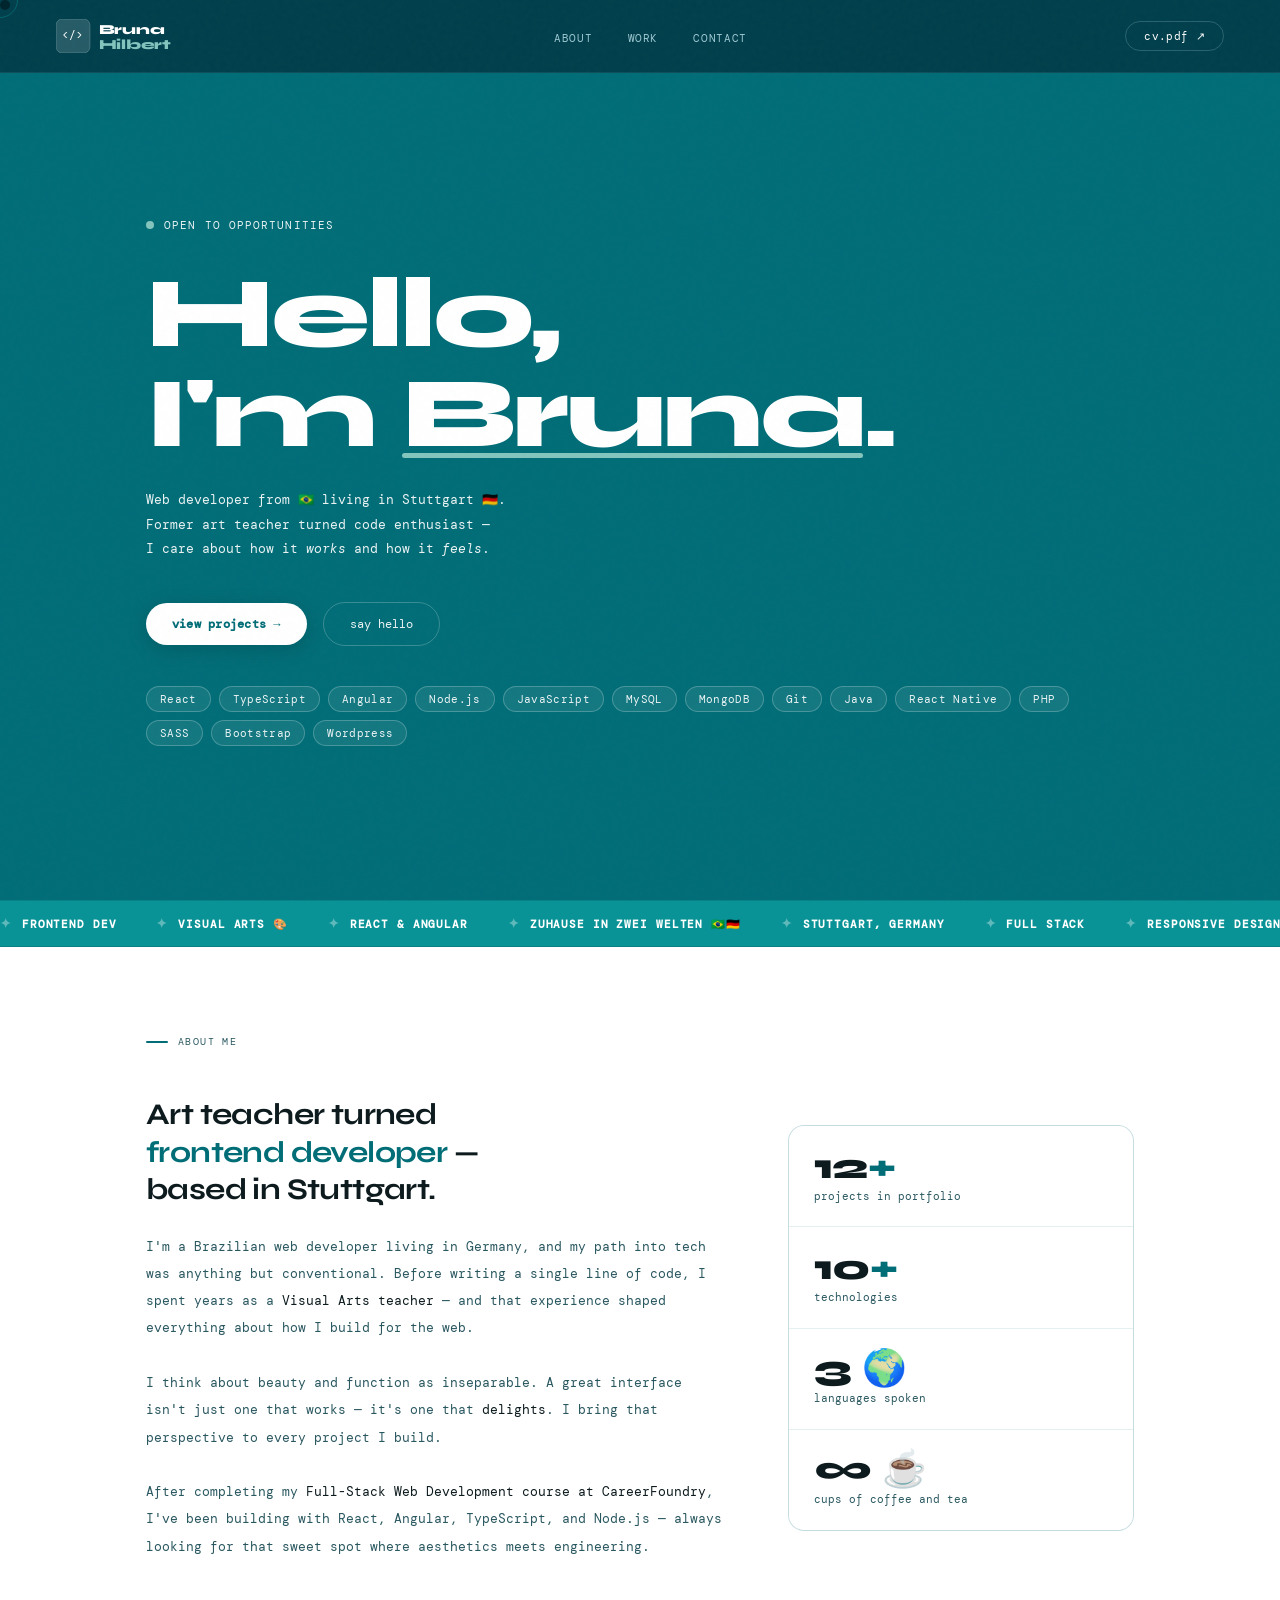
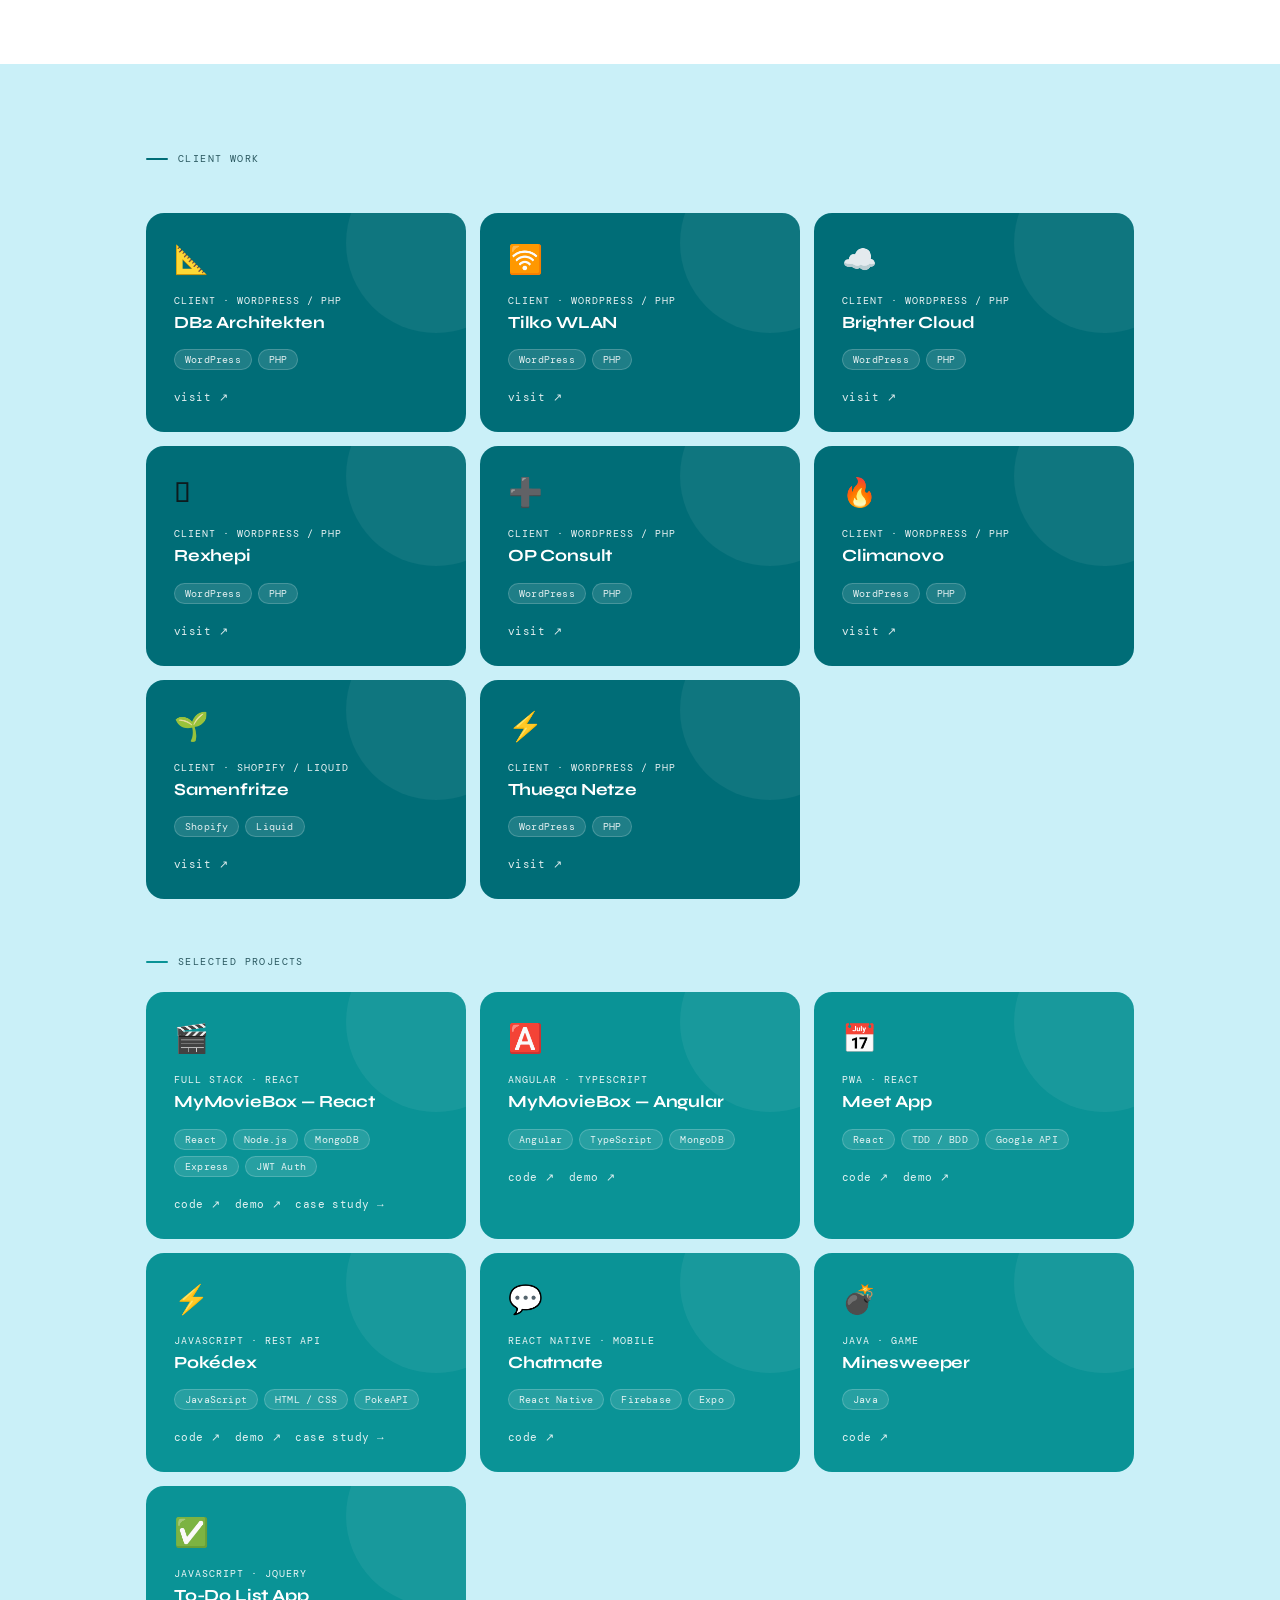
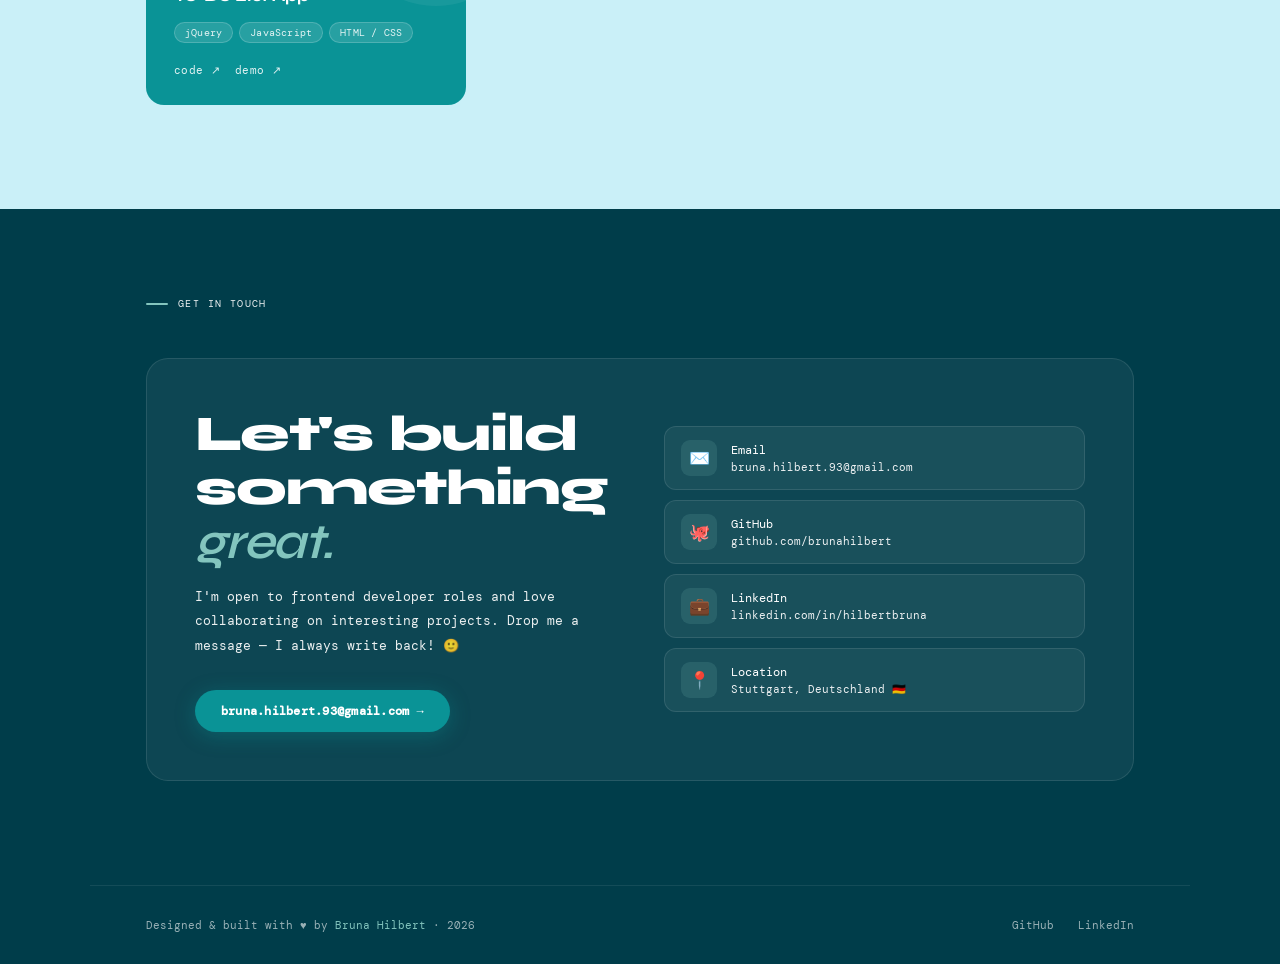
<file: index.html>
<!DOCTYPE html>
<html lang="en">

<head>
	<meta charset="UTF-8">
	<meta name="viewport" content="width=device-width, initial-scale=1.0">
	<title>Bruna Hilbert — Frontend Developer</title>
	<link rel="preconnect" href="https://fonts.googleapis.com">
	<link rel="preconnect" href="https://fonts.gstatic.com" crossorigin>
	<link
		href="https://fonts.googleapis.com/css2?family=Syne:wght@400;500;600;700;800&family=DM+Mono:ital,wght@0,300;0,400;1,300&display=swap"
		rel="stylesheet">
	<link rel="stylesheet" type="text/css" href="css/styles.css">
	<link rel="icon" type="image/svg+xml" href="favicon.svg">
</head>

<body>

	<div id="cursor"></div>
	<div id="cursor-ring"></div>
	<div id="scroll-bar"></div>

	<!-- NAV -->
	<nav>
		<a href="index.html" class="nav-logo">
			<svg xmlns="http://www.w3.org/2000/svg" viewBox="0 0 190 54" class="cv-logo" role="img" aria-label="Bruna Hilbert">
				<rect x="0" y="0" width="54" height="54" rx="10" fill="rgba(255,255,255,0.15)" stroke="rgba(255,255,255,0.30)" stroke-width="1"></rect>
				<text x="27" y="27" dominant-baseline="central" text-anchor="middle" font-family="'DM Mono','Courier New',monospace" font-size="18" fill="#ffffff">&lt;/&gt;</text>
				<text x="68" y="24" font-family="'Syne','Arial Black',sans-serif" font-size="22" font-weight="800" letter-spacing="-0.5" fill="#ffffff">Bruna</text>
				<text x="68" y="48" font-family="'Syne','Arial Black',sans-serif" font-size="22" font-weight="800" letter-spacing="-0.5" fill="#83C5BE">Hilbert</text>
			</svg>
		</a>
		<ul class="nav-links">
			<li><a href="#about">about</a></li>
			<li><a href="#work">work</a></li>
			<li><a href="#contact">contact</a></li>
		</ul>
		<a href="files/Bruna-Hilbert-CV.pdf" target="_blank" class="nav-cta">cv.pdf ↗</a>
	</nav>

	<!-- HERO — dark teal #006D77 -->
	<div class="zone-hero">
		<section class="hero">
			<div class="hero-eyebrow">
				<div class="dot"></div>
				<span>open to opportunities</span>
			</div>

			<h1 class="hero-headline">
				Hello,<br>
				I'm <span class="highlight">Bruna</span>.
			</h1>

			<p class="hero-sub">
				Web developer from 🇧🇷 living in Stuttgart 🇩🇪.<br>
				Former art teacher turned code enthusiast —<br>
				I care about how it <em>works</em> and how it <em>feels</em>.
			</p>

			<div class="hero-actions">
				<a href="#work" class="btn-primary">view projects →</a>
				<a href="#contact" class="btn-ghost">say hello</a>
			</div>

			<div class="hero-tags">
				<span class="tag">React</span>
				<span class="tag">TypeScript</span>
				<span class="tag">Angular</span>
				<span class="tag">Node.js</span>
				<span class="tag">JavaScript</span>
				<span class="tag">MySQL</span>
				<span class="tag">MongoDB</span>
				<span class="tag">Git</span>
				<span class="tag">Java</span>
				<span class="tag">React Native</span>
				<span class="tag">PHP</span>
				<span class="tag">SASS</span>
				<span class="tag">Bootstrap</span>
				<span class="tag">Wordpress</span>
			</div>
		</section>
	</div>

	<!-- TICKER — medium teal #0A9396 -->
	<div class="ticker-wrap">
		<div class="ticker">
			<div class="ticker-item"><span class="ticker-sep">✦</span> Frontend Dev</div>
			<div class="ticker-item"><span class="ticker-sep">✦</span> Visual Arts 🎨</div>
			<div class="ticker-item"><span class="ticker-sep">✦</span> React &amp; Angular</div>
			<div class="ticker-item"><span class="ticker-sep">✦</span> Zuhause in zwei Welten 🇧🇷🇩🇪</div>
			<div class="ticker-item"><span class="ticker-sep">✦</span> Stuttgart, Germany</div>
			<div class="ticker-item"><span class="ticker-sep">✦</span> Full Stack</div>
			<div class="ticker-item"><span class="ticker-sep">✦</span> Responsive Design</div>
			<div class="ticker-item"><span class="ticker-sep">✦</span> Brasileira por natureza 🇧🇷</div>
			<div class="ticker-item"><span class="ticker-sep">✦</span> Open to new opportunities</div>
			<div class="ticker-item"><span class="ticker-sep">✦</span> UI/UX mindset</div>
			<div class="ticker-item"><span class="ticker-sep">✦</span> Detail-oriented 🔎</div>
			<div class="ticker-item"><span class="ticker-sep">✦</span> Coffee or tea? Yes, please!</div>
		</div>
	</div>

	<!-- ABOUT — white -->
	<div class="zone-white">
		<section class="section" id="about">
			<div class="section-label">about me</div>
			<div class="about-grid">
				<div>
					<p class="about-big">Art teacher turned<br><span>frontend developer</span> —<br>based in Stuttgart.
					</p>
					<div class="about-text">
						<p>I'm a Brazilian web developer living in Germany, and my path into tech was anything but
							conventional. Before writing a single line of code, I spent years as a <strong>Visual Arts
								teacher</strong> — and that experience shaped everything about how I build for the web.
						</p>
						<br>
						<p>I think about beauty and function as inseparable. A great interface isn't just one that works
							— it's one that <strong>delights</strong>. I bring that perspective to every project I
							build.</p>
						<br>
						<p>After completing my <strong>Full-Stack Web Development course at CareerFoundry</strong>, I've
							been building with React, Angular, TypeScript, and Node.js — always looking for that sweet
							spot where aesthetics meets engineering.</p>
					</div>
					<!-- <div class="about-tech-pills">
						<span class="tech-pill">⚛️ React</span>
						<span class="tech-pill">🅰️ Angular</span>
						<span class="tech-pill">🔷 TypeScript</span>
						<span class="tech-pill">🟢 Node.js</span>
						<span class="tech-pill">🍃 MongoDB</span>
						<span class="tech-pill">☕ Java</span>
						<span class="tech-pill">📱 React Native</span>
						<span class="tech-pill">🐘 PHP</span>
						<span class="tech-pill">🎨 SASS</span>
						<span class="tech-pill">🅱️ Bootstrap</span>
					</div> -->
				</div>

				<div class="stats-vertical">
					<div class="stat-v-cell">
						<div class="stat-v-number">12<span>+</span></div>
						<div class="stat-v-label">projects in portfolio</div>
					</div>
					<div class="stat-v-cell">
						<div class="stat-v-number">10<span>+</span></div>
						<div class="stat-v-label">technologies</div>
					</div>
					<div class="stat-v-cell">
						<div class="stat-v-number">3<span> 🌍</span></div>
						<div class="stat-v-label">languages spoken</div>
					</div>
					<div class="stat-v-cell">
						<div class="stat-v-number">∞<span> ☕</span></div>
						<div class="stat-v-label">cups of coffee and tea</div>
					</div>
				</div>
			</div>
		</section>
	</div>

	<!-- WORK — pale teal #CAF0F8 -->
	<div class="zone-pale">
		<section class="section" id="work">
			<div class="section-label">client work</div>
			<div class="projects-grid">

				<div class="project-card client-card">
					<span class="proj-emoji">📐</span>
					<div class="proj-type">Client · WordPress / PHP</div>
					<div class="proj-name">DB2 Architekten</div>
					<div class="proj-stack">
						<span class="stack-pill">WordPress</span>
						<span class="stack-pill">PHP</span>
					</div>
					<div class="proj-links">
						<a href="https://db2-architekten.de" class="proj-link" target="_blank">visit ↗</a>
					</div>
				</div>

				<div class="project-card client-card">
					<span class="proj-emoji">🛜</span>
					<div class="proj-type">Client · WordPress / PHP</div>
					<div class="proj-name">Tilko WLAN</div>
					<div class="proj-stack">
						<span class="stack-pill">WordPress</span>
						<span class="stack-pill">PHP</span>
					</div>
					<div class="proj-links">
						<a href="https://tilko-wlan.de/blog" class="proj-link" target="_blank">visit ↗</a>
					</div>
				</div>

				<div class="project-card client-card">
					<span class="proj-emoji">☁️</span>
					<div class="proj-type">Client · WordPress / PHP</div>
					<div class="proj-name">Brighter Cloud</div>
					<div class="proj-stack">
						<span class="stack-pill">WordPress</span>
						<span class="stack-pill">PHP</span>
					</div>
					<div class="proj-links">
						<a href="https://brighter.cloud" class="proj-link" target="_blank">visit ↗</a>
					</div>
				</div>

				<div class="project-card client-card">
					<span class="proj-emoji">🫟​</span>
					<div class="proj-type">Client · WordPress / PHP</div>
					<div class="proj-name">Rexhepi</div>
					<div class="proj-stack">
						<span class="stack-pill">WordPress</span>
						<span class="stack-pill">PHP</span>
					</div>
					<div class="proj-links">
						<a href="https://www.maler-rexhepi.de" class="proj-link" target="_blank">visit ↗</a>
					</div>
				</div>

				<div class="project-card client-card">
					<span class="proj-emoji">➕</span>
					<div class="proj-type">Client · WordPress / PHP</div>
					<div class="proj-name">OP Consult</div>
					<div class="proj-stack">
						<span class="stack-pill">WordPress</span>
						<span class="stack-pill">PHP</span>
					</div>
					<div class="proj-links">
						<a href="https://op-consult.de" class="proj-link" target="_blank">visit ↗</a>
					</div>
				</div>

				<div class="project-card client-card">
					<span class="proj-emoji">🔥</span>
					<div class="proj-type">Client · WordPress / PHP</div>
					<div class="proj-name">Climanovo</div>
					<div class="proj-stack">
						<span class="stack-pill">WordPress</span>
						<span class="stack-pill">PHP</span>
					</div>
					<div class="proj-links">
						<a href="https://climanovo.de" class="proj-link" target="_blank">visit ↗</a>
					</div>
				</div>

				<div class="project-card client-card">
					<span class="proj-emoji">🌱​</span>
					<div class="proj-type">Client · Shopify / Liquid</div>
					<div class="proj-name">Samenfritze</div>
					<div class="proj-stack">
						<span class="stack-pill">Shopify</span>
						<span class="stack-pill">Liquid</span>
					</div>
					<div class="proj-links">
						<a href="https://samenfritze.de" class="proj-link" target="_blank">visit ↗</a>
					</div>
				</div>

				<div class="project-card client-card">
					<span class="proj-emoji">⚡️</span>
					<div class="proj-type">Client · WordPress / PHP</div>
					<div class="proj-name">Thuega Netze</div>
					<div class="proj-stack">
						<span class="stack-pill">WordPress</span>
						<span class="stack-pill">PHP</span>
					</div>
					<div class="proj-links">
						<a href="https://thuega-netze.de" class="proj-link" target="_blank">visit ↗</a>
					</div>
				</div>

			</div>

			<div class="client-subsection">
				<div class="subsection-label">selected projects</div>
				<div class="projects-grid">

					<div class="project-card">
						<span class="proj-emoji">🎬</span>
						<div class="proj-type">Full Stack · React</div>
						<div class="proj-name">MyMovieBox — React</div>
						<div class="proj-stack">
							<span class="stack-pill">React</span>
							<span class="stack-pill">Node.js</span>
							<span class="stack-pill">MongoDB</span>
							<span class="stack-pill">Express</span>
							<span class="stack-pill">JWT Auth</span>
						</div>
						<div class="proj-links">
							<a href="https://github.com/brunahilbert/myMovieBox-client" class="proj-link" target="_blank">code ↗</a>
							<a href="https://mymoviebox.netlify.app" class="proj-link" target="_blank">demo ↗</a>
							<a href="mymoviebox-case-study.html" class="proj-link">case study →</a>
						</div>
					</div>

					<div class="project-card">
						<span class="proj-emoji">🅰️</span>
						<div class="proj-type">Angular · TypeScript</div>
						<div class="proj-name">MyMovieBox — Angular</div>
						<div class="proj-stack">
							<span class="stack-pill">Angular</span>
							<span class="stack-pill">TypeScript</span>
							<span class="stack-pill">MongoDB</span>
						</div>
						<div class="proj-links">
							<a href="https://github.com/brunahilbert/myMovieBox-angular-client" class="proj-link" target="_blank">code ↗</a>
							<a href="https://brunahilbert.github.io/myMovieBox-angular-client" class="proj-link" target="_blank">demo ↗</a>
						</div>
					</div>

					<div class="project-card">
						<span class="proj-emoji">📅</span>
						<div class="proj-type">PWA · React</div>
						<div class="proj-name">Meet App</div>
						<div class="proj-stack">
							<span class="stack-pill">React</span>
							<span class="stack-pill">TDD / BDD</span>
							<span class="stack-pill">Google API</span>
						</div>
						<div class="proj-links">
							<a href="https://github.com/brunahilbert/meet" class="proj-link" target="_blank">code ↗</a>
							<a href="https://brunahilbert.github.io/meet/" class="proj-link" target="_blank">demo ↗</a>
						</div>
					</div>

					<div class="project-card">
						<span class="proj-emoji">⚡️</span>
						<div class="proj-type">JavaScript · REST API</div>
						<div class="proj-name">Pokédex</div>
						<div class="proj-stack">
							<span class="stack-pill">JavaScript</span>
							<span class="stack-pill">HTML / CSS</span>
							<span class="stack-pill">PokeAPI</span>
						</div>
						<div class="proj-links">
							<a href="https://github.com/brunahilbert/pokedex" class="proj-link" target="_blank">code ↗</a>
							<a href="https://brunahilbert.github.io/pokedex/" class="proj-link" target="_blank">demo ↗</a>
							<a href="pokedex-case-study.html" class="proj-link">case study →</a>
						</div>
					</div>

					<div class="project-card">
						<span class="proj-emoji">💬</span>
						<div class="proj-type">React Native · Mobile</div>
						<div class="proj-name">Chatmate</div>
						<div class="proj-stack">
							<span class="stack-pill">React Native</span>
							<span class="stack-pill">Firebase</span>
							<span class="stack-pill">Expo</span>
						</div>
						<div class="proj-links">
							<a href="https://github.com/brunahilbert/chatmate" class="proj-link" target="_blank">code ↗</a>
						</div>
					</div>

					<div class="project-card">
						<span class="proj-emoji">💣</span>
						<div class="proj-type">Java · Game</div>
						<div class="proj-name">Minesweeper</div>
						<div class="proj-stack">
							<span class="stack-pill">Java</span>
						</div>
						<div class="proj-links">
							<a href="https://github.com/brunahilbert/minesweeper" class="proj-link" target="_blank">code ↗</a>
						</div>
					</div>

					<div class="project-card">
						<span class="proj-emoji">✅</span>
						<div class="proj-type">JavaScript · jQuery</div>
						<div class="proj-name">To-Do List App</div>
						<div class="proj-stack">
							<span class="stack-pill">jQuery</span>
							<span class="stack-pill">JavaScript</span>
							<span class="stack-pill">HTML / CSS</span>
						</div>
						<div class="proj-links">
							<a href="https://github.com/brunahilbert/to-do-list-app" class="proj-link" target="_blank">code ↗</a>
							<a href="https://brunahilbert.github.io/to-do-list-app/" class="proj-link" target="_blank">demo ↗</a>
						</div>
					</div>

				</div>
			</div>
		</section>
	</div>

	<!-- CONTACT — darkest teal #003D4A -->
	<div class="zone-dark">
		<section class="section" id="contact">
			<div class="section-label">get in touch</div>
			<div class="contact-inner">
				<div>
					<h2 class="contact-headline">Let's build<br>something<br><span class="accent">great.</span></h2>
					<p class="contact-sub">I'm open to frontend developer roles and love collaborating on interesting
						projects. Drop me a message — I always write back! 🙂</p>
					<a href="mailto:bruna.hilbert.93@gmail.com" class="btn-primary"
						style="display:inline-block; overflow-wrap: anywhere;">bruna.hilbert.93@gmail.com →</a>
				</div>
				<div class="contact-links">
					<a href="mailto:bruna.hilbert.93@gmail.com" class="contact-link">
						<div class="cl-icon">✉️</div>
						<div>
							<div class="cl-title">Email</div>
							<div class="cl-value">bruna.hilbert.93@gmail.com</div>
						</div>
					</a>
					<a href="https://github.com/brunahilbert" class="contact-link" target="_blank">
						<div class="cl-icon">🐙</div>
						<div>
							<div class="cl-title">GitHub</div>
							<div class="cl-value">github.com/brunahilbert</div>
						</div>
					</a>
					<a href="https://www.linkedin.com/in/hilbertbruna" class="contact-link" target="_blank">
						<div class="cl-icon">💼</div>
						<div>
							<div class="cl-title">LinkedIn</div>
							<div class="cl-value">linkedin.com/in/hilbertbruna</div>
						</div>
					</a>
					<div class="contact-link">
						<div class="cl-icon">📍</div>
						<div>
							<div class="cl-title">Location</div>
							<div class="cl-value">Stuttgart, Deutschland 🇩🇪</div>
						</div>
					</div>
				</div>
			</div>
		</section>
		<footer>
			<p>Designed &amp; built with ♥ by <span>Bruna Hilbert</span> · 2026</p>
			<div class="footer-links">
				<a href="https://github.com/brunahilbert" target="_blank">GitHub</a>
				<a href="https://www.linkedin.com/in/hilbertbruna" target="_blank">LinkedIn</a>
			</div>
		</footer>
	</div>

	<script src="js/scripts.js"></script>
</body>

</html>
</file>
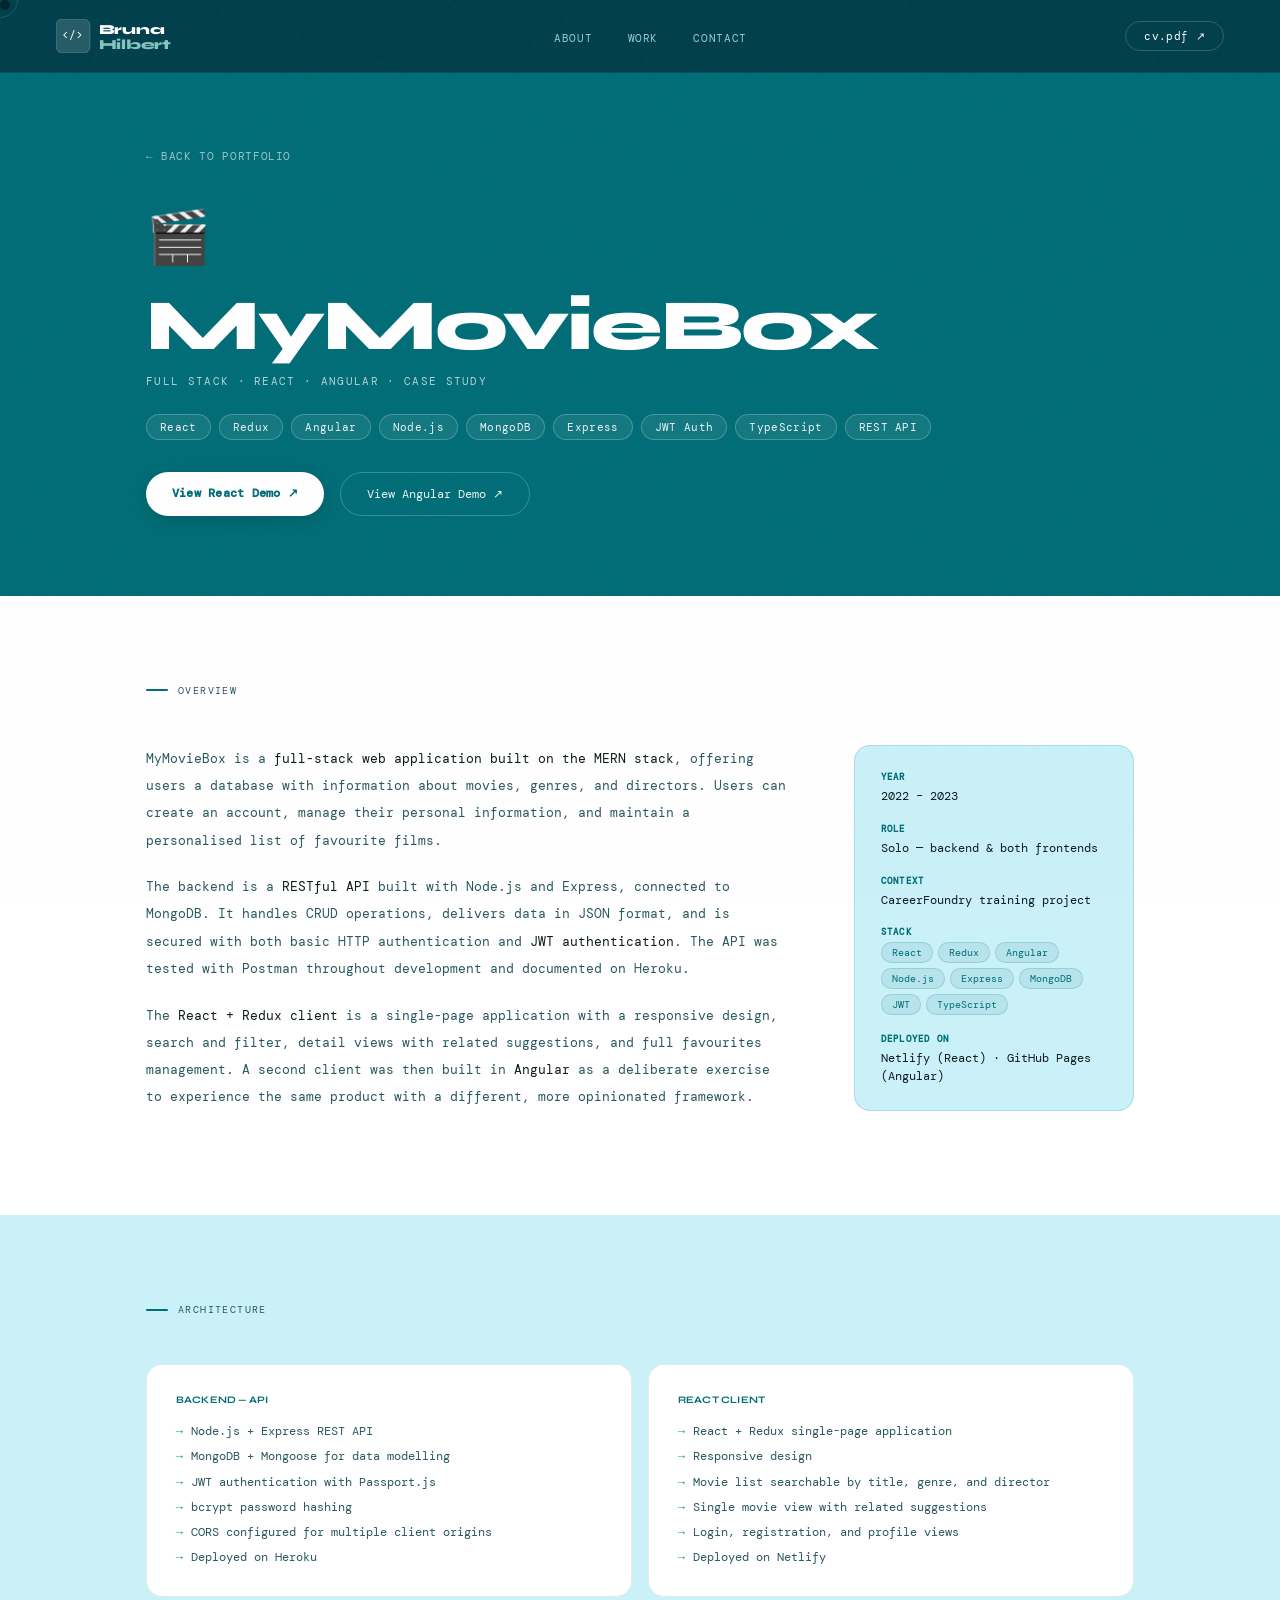
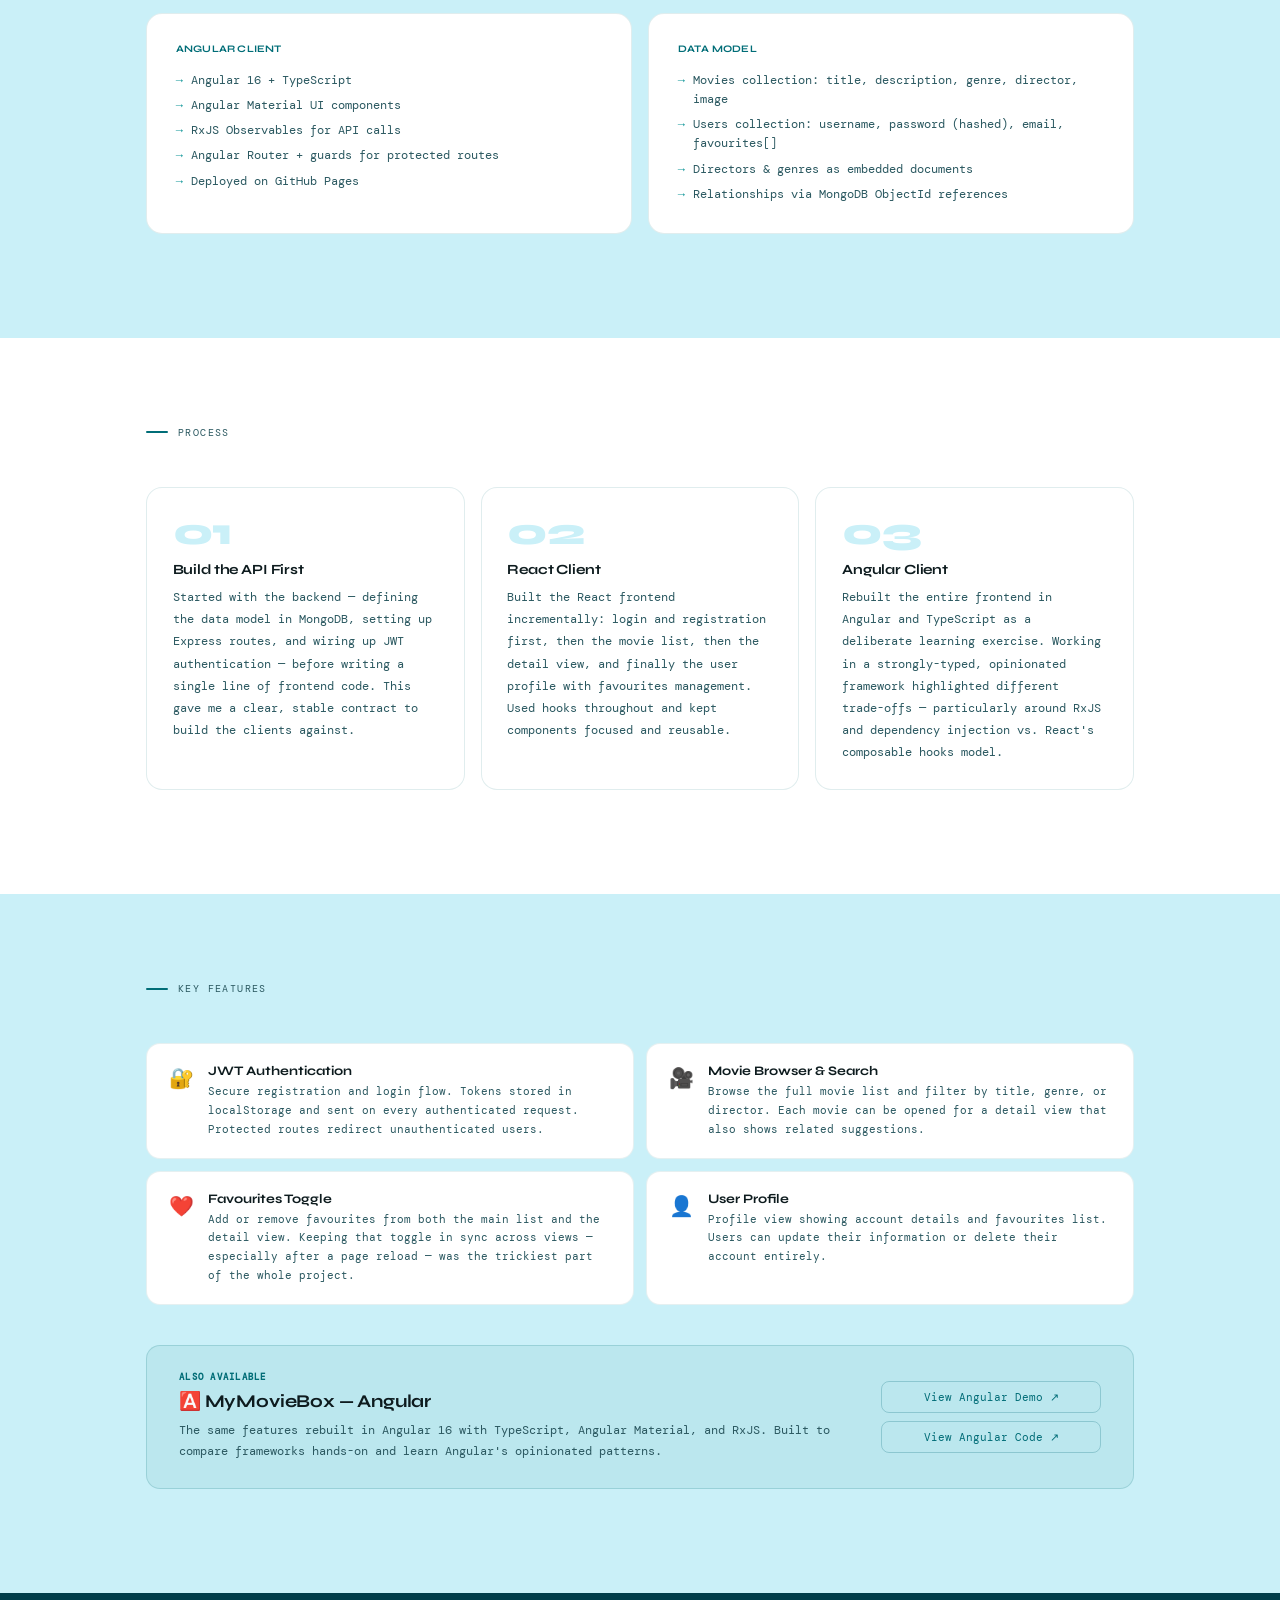
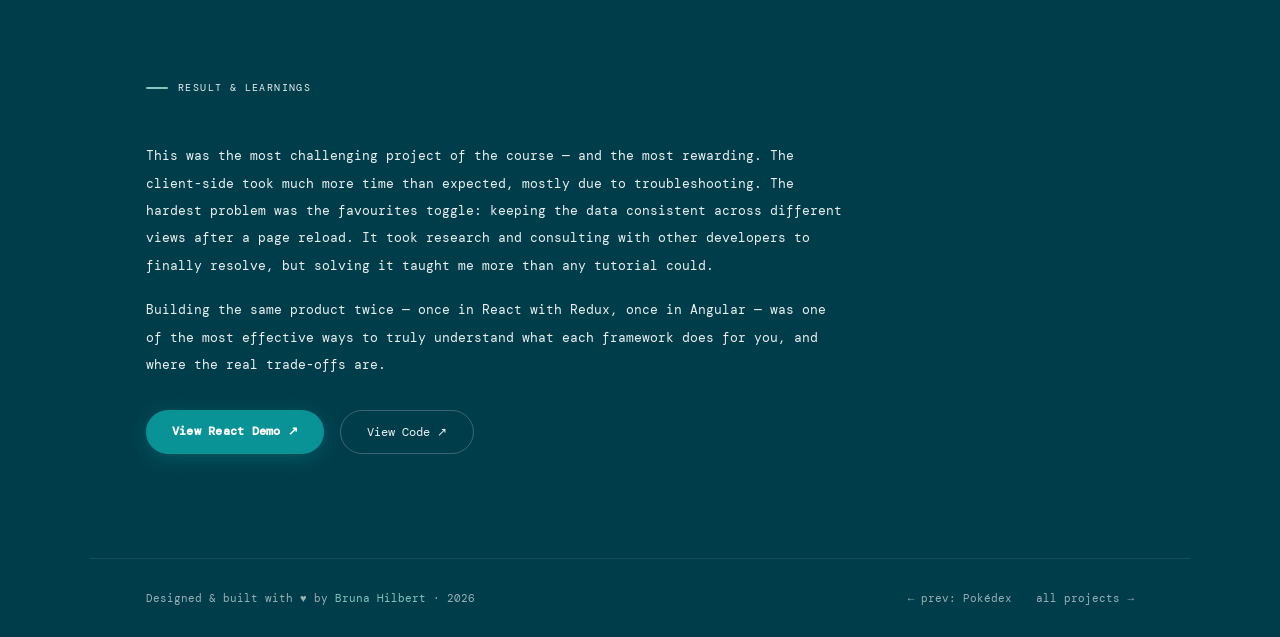
<file: mymoviebox-case-study.html>
<!DOCTYPE html>
<html lang="en">

<head>
	<meta charset="UTF-8">
	<meta name="viewport" content="width=device-width, initial-scale=1.0">
	<title>MyMovieBox — Case Study · Bruna Hilbert</title>
	<link rel="preconnect" href="https://fonts.googleapis.com">
	<link rel="preconnect" href="https://fonts.gstatic.com" crossorigin>
	<link
		href="https://fonts.googleapis.com/css2?family=Syne:wght@400;500;600;700;800&family=DM+Mono:ital,wght@0,300;0,400;1,300&display=swap"
		rel="stylesheet">
	<link rel="stylesheet" href="css/styles.css">
	<link rel="icon" type="image/svg+xml" href="favicon.svg">
</head>

<body>

	<div id="cursor"></div>
	<div id="cursor-ring"></div>
	<div id="scroll-bar"></div>

	<!-- NAV -->
	<nav>
		<a href="index.html" class="nav-logo">
			<svg xmlns="http://www.w3.org/2000/svg" viewBox="0 0 190 54" class="cv-logo" role="img"
				aria-label="Bruna Hilbert">
				<rect x="0" y="0" width="54" height="54" rx="10" fill="rgba(255,255,255,0.15)"
					stroke="rgba(255,255,255,0.30)" stroke-width="1"></rect>
				<text x="27" y="27" dominant-baseline="central" text-anchor="middle"
					font-family="'DM Mono','Courier New',monospace" font-size="18" fill="#ffffff">&lt;/&gt;</text>
				<text x="68" y="24" font-family="'Syne','Arial Black',sans-serif" font-size="22" font-weight="800"
					letter-spacing="-0.5" fill="#ffffff">Bruna</text>
				<text x="68" y="48" font-family="'Syne','Arial Black',sans-serif" font-size="22" font-weight="800"
					letter-spacing="-0.5" fill="#83C5BE">Hilbert</text>
			</svg>
		</a>
		<ul class="nav-links">
			<li><a href="index.html#about">about</a></li>
			<li><a href="index.html#work">work</a></li>
			<li><a href="index.html#contact">contact</a></li>
		</ul>
		<a href="files/Bruna-Hilbert-CV.pdf" target="_blank" class="nav-cta">cv.pdf ↗</a>
	</nav>

	<!-- HERO -->
	<div class="zone-hero">
		<section class="section cs-hero">
			<a href="index.html#work" class="cs-back">← back to portfolio</a>
			<span class="cs-hero-emoji">🎬</span>
			<h1 class="cs-hero-title">MyMovieBox</h1>
			<p class="cs-hero-type">Full Stack · React · Angular · Case Study</p>
			<div class="hero-tags">
				<span class="tag">React</span>
				<span class="tag">Redux</span>
				<span class="tag">Angular</span>
				<span class="tag">Node.js</span>
				<span class="tag">MongoDB</span>
				<span class="tag">Express</span>
				<span class="tag">JWT Auth</span>
				<span class="tag">TypeScript</span>
				<span class="tag">REST API</span>
			</div>
			<div class="cs-hero-actions">
				<a href="https://mymoviebox.netlify.app" target="_blank" class="btn-primary">View React Demo ↗</a>
				<a href="https://brunahilbert.github.io/myMovieBox-angular-client" target="_blank"
					class="btn-ghost">View Angular Demo ↗</a>
			</div>
		</section>
	</div>

	<!-- OVERVIEW -->
	<div class="zone-white">
		<section class="section">
			<div class="section-label">overview</div>
			<div class="cs-overview-grid">
				<div class="cs-body-text">
					<p>
						MyMovieBox is a <strong>full-stack web application built on the MERN stack</strong>, offering
						users a database with information about movies, genres, and directors. Users can create an
						account, manage their personal information, and maintain a personalised list of favourite films.
					</p>
					<p>
						The backend is a <strong>RESTful API</strong> built with Node.js and Express, connected to
						MongoDB. It handles CRUD operations, delivers data in JSON format, and is secured with both
						basic HTTP authentication and <strong>JWT authentication</strong>. The API was tested with
						Postman throughout development and documented on Heroku.
					</p>
					<p>
						The <strong>React + Redux client</strong> is a single-page application with a responsive design,
						search and filter, detail views with related suggestions, and full favourites management. A
						second client was then built in <strong>Angular</strong> as a deliberate exercise to experience
						the same product with a different, more opinionated framework.
					</p>
				</div>
				<div class="cs-glance">
					<div class="cs-glance-item">
						<div class="cs-glance-label">Year</div>
						<div class="cs-glance-value">2022 – 2023</div>
					</div>
					<div class="cs-glance-item">
						<div class="cs-glance-label">Role</div>
						<div class="cs-glance-value">Solo — backend &amp; both frontends</div>
					</div>
					<div class="cs-glance-item">
						<div class="cs-glance-label">Context</div>
						<div class="cs-glance-value">CareerFoundry training project</div>
					</div>
					<div class="cs-glance-item">
						<div class="cs-glance-label">Stack</div>
						<div class="cs-glance-pills">
							<span class="cs-pill">React</span>
							<span class="cs-pill">Redux</span>
							<span class="cs-pill">Angular</span>
							<span class="cs-pill">Node.js</span>
							<span class="cs-pill">Express</span>
							<span class="cs-pill">MongoDB</span>
							<span class="cs-pill">JWT</span>
							<span class="cs-pill">TypeScript</span>
						</div>
					</div>
					<div class="cs-glance-item">
						<div class="cs-glance-label">Deployed on</div>
						<div class="cs-glance-value">Netlify (React) · GitHub Pages (Angular)</div>
					</div>
				</div>
			</div>
		</section>
	</div>

	<!-- ARCHITECTURE -->
	<div class="zone-pale">
		<section class="section">
			<div class="section-label">architecture</div>
			<div class="cs-arch">
				<div class="cs-arch-card">
					<div class="cs-arch-card-title">Backend — API</div>
					<ul>
						<li>Node.js + Express REST API</li>
						<li>MongoDB + Mongoose for data modelling</li>
						<li>JWT authentication with Passport.js</li>
						<li>bcrypt password hashing</li>
						<li>CORS configured for multiple client origins</li>
						<li>Deployed on Heroku</li>
					</ul>
				</div>
				<div class="cs-arch-card">
					<div class="cs-arch-card-title">React Client</div>
					<ul>
						<li>React + Redux single-page application</li>
						<li>Responsive design</li>
						<li>Movie list searchable by title, genre, and director</li>
						<li>Single movie view with related suggestions</li>
						<li>Login, registration, and profile views</li>
						<li>Deployed on Netlify</li>
					</ul>
				</div>
				<div class="cs-arch-card">
					<div class="cs-arch-card-title">Angular Client</div>
					<ul>
						<li>Angular 16 + TypeScript</li>
						<li>Angular Material UI components</li>
						<li>RxJS Observables for API calls</li>
						<li>Angular Router + guards for protected routes</li>
						<li>Deployed on GitHub Pages</li>
					</ul>
				</div>
				<div class="cs-arch-card">
					<div class="cs-arch-card-title">Data Model</div>
					<ul>
						<li>Movies collection: title, description, genre, director, image</li>
						<li>Users collection: username, password (hashed), email, favourites[]</li>
						<li>Directors &amp; genres as embedded documents</li>
						<li>Relationships via MongoDB ObjectId references</li>
					</ul>
				</div>
			</div>
		</section>
	</div>

	<!-- PROCESS -->
	<div class="zone-white">
		<section class="section">
			<div class="section-label">process</div>
			<div class="cs-steps">

				<div class="cs-step">
					<div class="cs-step-num">01</div>
					<div class="cs-step-title">Build the API First</div>
					<div class="cs-step-desc">
						Started with the backend — defining the data model in MongoDB, setting up Express routes, and
						wiring up JWT authentication — before writing a single line of frontend code. This gave me a
						clear, stable contract to build the clients against.
					</div>
				</div>

				<div class="cs-step">
					<div class="cs-step-num">02</div>
					<div class="cs-step-title">React Client</div>
					<div class="cs-step-desc">
						Built the React frontend incrementally: login and registration first, then the movie list, then
						the detail view, and finally the user profile with favourites management. Used hooks throughout
						and kept components focused and reusable.
					</div>
				</div>

				<div class="cs-step">
					<div class="cs-step-num">03</div>
					<div class="cs-step-title">Angular Client</div>
					<div class="cs-step-desc">
						Rebuilt the entire frontend in Angular and TypeScript as a deliberate learning exercise. Working
						in a strongly-typed, opinionated framework highlighted different trade-offs — particularly
						around RxJS and dependency injection vs. React's composable hooks model.
					</div>
				</div>

			</div>
		</section>
	</div>

	<!-- FEATURES -->
	<div class="zone-pale">
		<section class="section">
			<div class="section-label">key features</div>
			<div class="cs-features">

				<div class="cs-feature">
					<div class="cs-feature-icon">🔐</div>
					<div>
						<div class="cs-feature-title">JWT Authentication</div>
						<div class="cs-feature-desc">Secure registration and login flow. Tokens stored in localStorage
							and sent on every authenticated request. Protected routes redirect unauthenticated users.
						</div>
					</div>
				</div>

				<div class="cs-feature">
					<div class="cs-feature-icon">🎥</div>
					<div>
						<div class="cs-feature-title">Movie Browser &amp; Search</div>
						<div class="cs-feature-desc">Browse the full movie list and filter by title, genre, or director.
							Each movie can be opened for a detail view that also shows related suggestions.</div>
					</div>
				</div>

				<div class="cs-feature">
					<div class="cs-feature-icon">❤️</div>
					<div>
						<div class="cs-feature-title">Favourites Toggle</div>
						<div class="cs-feature-desc">Add or remove favourites from both the main list and the detail
							view. Keeping that toggle in sync across views — especially after a page reload — was the
							trickiest part of the whole project.</div>
					</div>
				</div>

				<div class="cs-feature">
					<div class="cs-feature-icon">👤</div>
					<div>
						<div class="cs-feature-title">User Profile</div>
						<div class="cs-feature-desc">Profile view showing account details and favourites list. Users can
							update their information or delete their account entirely.</div>
					</div>
				</div>

			</div>

			<div class="cs-callout">
				<div>
					<div class="cs-callout-label">Also available</div>
					<div class="cs-callout-title">🅰️ MyMovieBox — Angular</div>
					<div class="cs-callout-desc">
						The same features rebuilt in Angular 16 with TypeScript, Angular Material, and RxJS. Built to
						compare frameworks hands-on and learn Angular's opinionated patterns.
					</div>
				</div>
				<div class="cs-callout-links">
					<a href="https://brunahilbert.github.io/myMovieBox-angular-client" target="_blank"
						class="cs-callout-link">View Angular Demo ↗</a>
					<a href="https://github.com/brunahilbert/myMovieBox-angular-client" target="_blank"
						class="cs-callout-link">View Angular Code ↗</a>
				</div>
			</div>
		</section>
	</div>

	<!-- RESULT -->
	<div class="zone-dark">
		<section class="section">
			<div class="section-label">result &amp; learnings</div>
			<div class="cs-result-inner">
				<div class="cs-result-text">
					<p>
						This was the most challenging project of the course — and the most rewarding. The client-side
						took much more time than expected, mostly due to troubleshooting. The hardest problem was the
						favourites toggle: keeping the data consistent across different views after a page reload. It
						took research and consulting with other developers to finally resolve, but solving it taught me
						more than any tutorial could.
					</p>
					<p>
						Building the same product twice — once in React with Redux, once in Angular — was one of the
						most effective ways to truly understand what each framework does for you, and where the real
						trade-offs are.
					</p>
				</div>
				<div class="cs-result-actions">
					<a href="https://mymoviebox.netlify.app" target="_blank" class="btn-primary">View React Demo ↗</a>
					<a href="https://github.com/brunahilbert/myMovieBox-client" target="_blank" class="btn-ghost">View
						Code ↗</a>
				</div>
			</div>
		</section>
		<footer>
			<p>Designed &amp; built with ♥ by <span>Bruna Hilbert</span> · 2026</p>
			<div class="footer-links">
				<a href="pokedex-case-study.html">← prev: Pokédex</a>
				<a href="index.html#work">all projects →</a>
			</div>
		</footer>
	</div>

	<script src="js/scripts.js"></script>
</body>

</html>
</file>
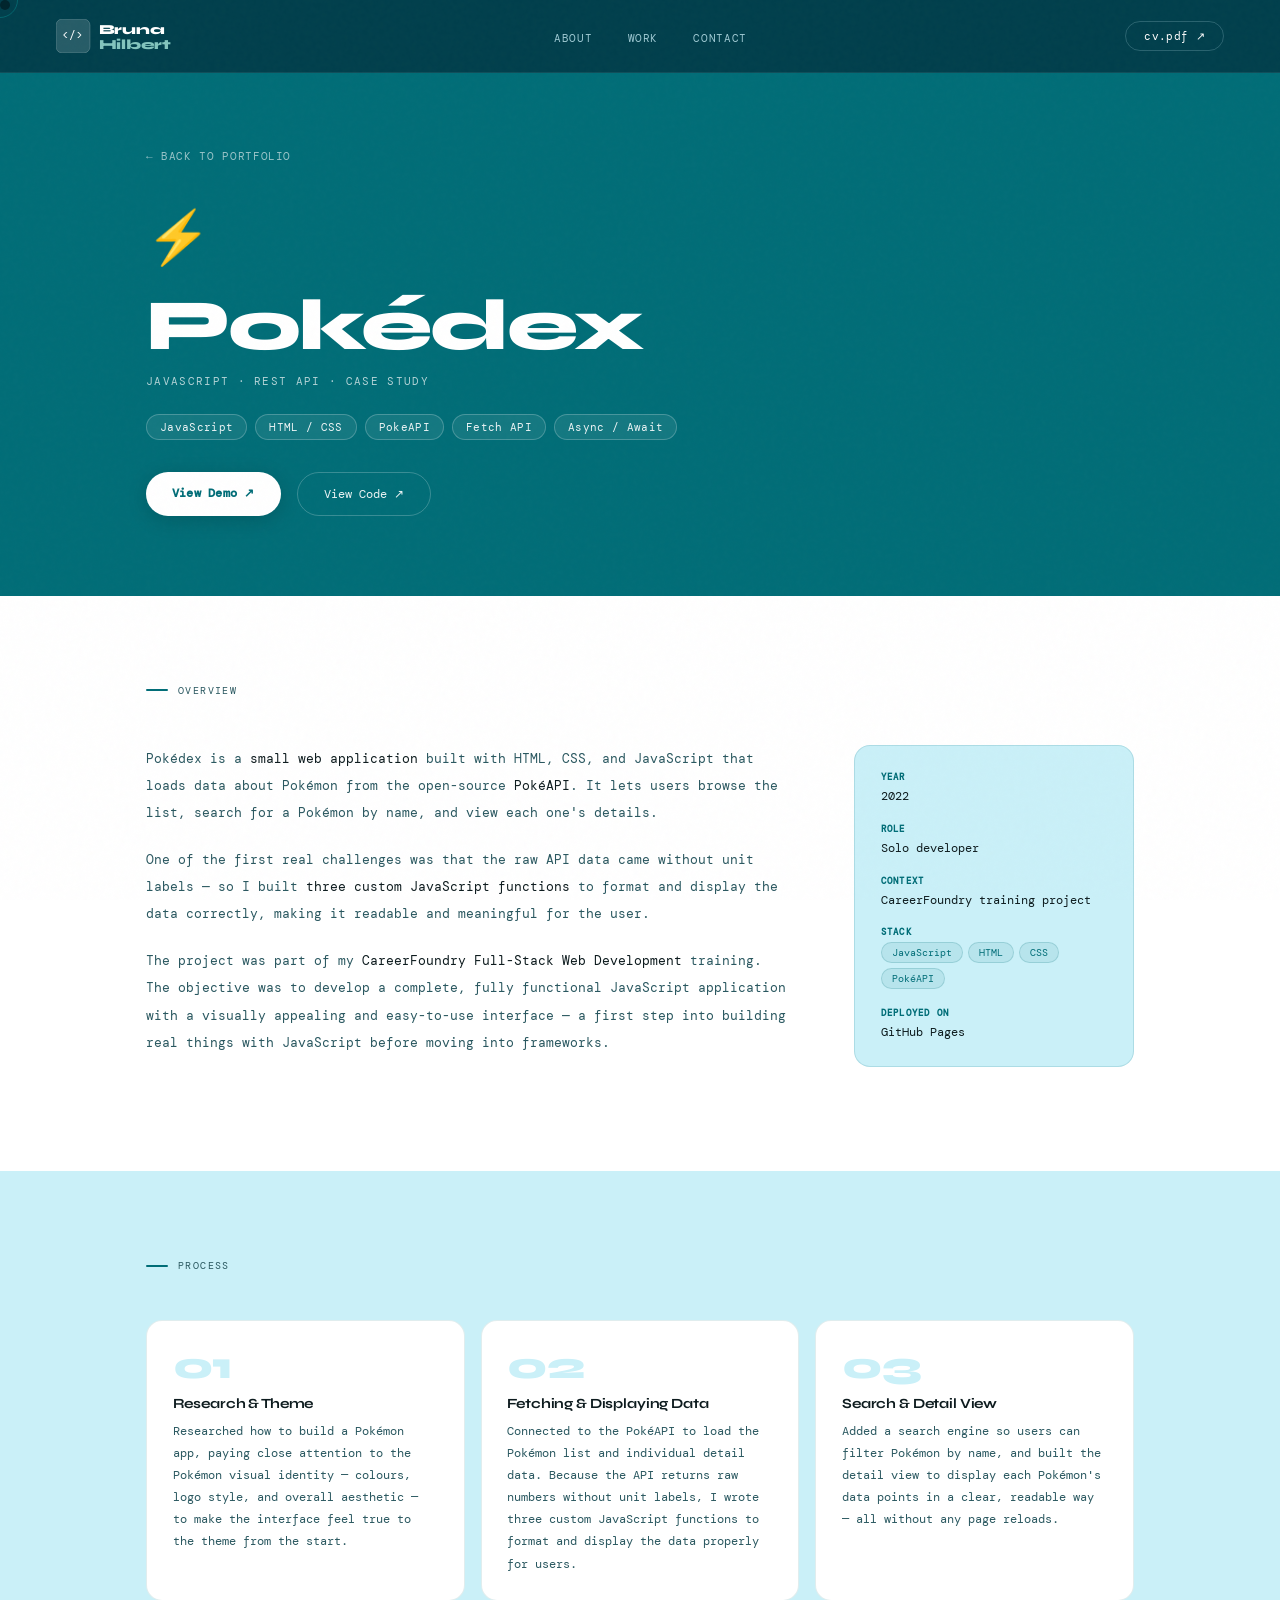
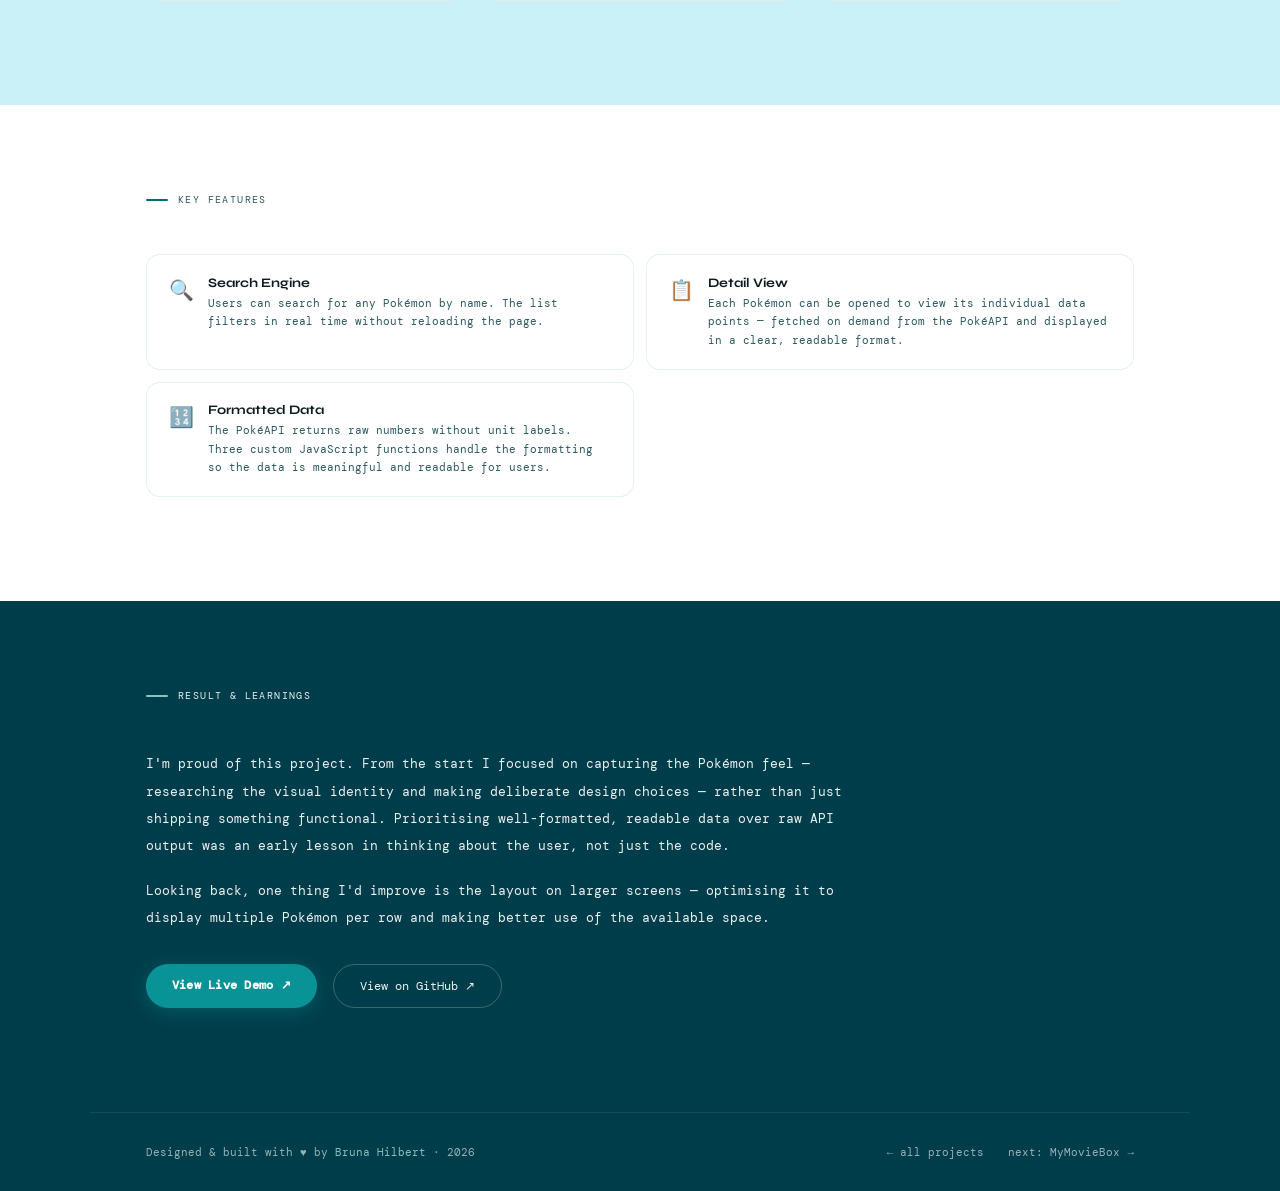
<file: pokedex-case-study.html>
<!DOCTYPE html>
<html lang="en">

<head>
	<meta charset="UTF-8">
	<meta name="viewport" content="width=device-width, initial-scale=1.0">
	<title>Pokédex — Case Study · Bruna Hilbert</title>
	<link rel="preconnect" href="https://fonts.googleapis.com">
	<link rel="preconnect" href="https://fonts.gstatic.com" crossorigin>
	<link
		href="https://fonts.googleapis.com/css2?family=Syne:wght@400;500;600;700;800&family=DM+Mono:ital,wght@0,300;0,400;1,300&display=swap"
		rel="stylesheet">
	<link rel="stylesheet" href="css/styles.css">
	<link rel="icon" type="image/svg+xml" href="favicon.svg">
</head>

<body>

	<div id="cursor"></div>
	<div id="cursor-ring"></div>
	<div id="scroll-bar"></div>

	<!-- NAV -->
	<nav>
		<a href="index.html" class="nav-logo">
			<svg xmlns="http://www.w3.org/2000/svg" viewBox="0 0 190 54" class="cv-logo" role="img"
				aria-label="Bruna Hilbert">
				<rect x="0" y="0" width="54" height="54" rx="10" fill="rgba(255,255,255,0.15)"
					stroke="rgba(255,255,255,0.30)" stroke-width="1"></rect>
				<text x="27" y="27" dominant-baseline="central" text-anchor="middle"
					font-family="'DM Mono','Courier New',monospace" font-size="18" fill="#ffffff">&lt;/&gt;</text>
				<text x="68" y="24" font-family="'Syne','Arial Black',sans-serif" font-size="22" font-weight="800"
					letter-spacing="-0.5" fill="#ffffff">Bruna</text>
				<text x="68" y="48" font-family="'Syne','Arial Black',sans-serif" font-size="22" font-weight="800"
					letter-spacing="-0.5" fill="#83C5BE">Hilbert</text>
			</svg>
		</a>
		<ul class="nav-links">
			<li><a href="index.html#about">about</a></li>
			<li><a href="index.html#work">work</a></li>
			<li><a href="index.html#contact">contact</a></li>
		</ul>
		<a href="files/Bruna-Hilbert-CV.pdf" target="_blank" class="nav-cta">cv.pdf ↗</a>
	</nav>

	<!-- HERO -->
	<div class="zone-hero">
		<section class="section cs-hero">
			<a href="index.html#work" class="cs-back">← back to portfolio</a>
			<span class="cs-hero-emoji">⚡️</span>
			<h1 class="cs-hero-title">Pokédex</h1>
			<p class="cs-hero-type">JavaScript · REST API · Case Study</p>
			<div class="hero-tags">
				<span class="tag">JavaScript</span>
				<span class="tag">HTML / CSS</span>
				<span class="tag">PokeAPI</span>
				<span class="tag">Fetch API</span>
				<span class="tag">Async / Await</span>
			</div>
			<div class="cs-hero-actions">
				<a href="https://brunahilbert.github.io/pokedex/" target="_blank" class="btn-primary">View Demo ↗</a>
				<a href="https://github.com/brunahilbert/pokedex" target="_blank" class="btn-ghost">View Code ↗</a>
			</div>
		</section>
	</div>

	<!-- OVERVIEW -->
	<div class="zone-white">
		<section class="section">
			<div class="section-label">overview</div>
			<div class="cs-overview-grid">
				<div class="cs-body-text">
					<p>
						Pokédex is a <strong>small web application</strong> built with HTML, CSS, and JavaScript that
						loads data about Pokémon from the open-source <strong>PokéAPI</strong>. It lets users browse the
						list, search for a Pokémon by name, and view each one's details.
					</p>
					<p>
						One of the first real challenges was that the raw API data came without unit labels — so I built
						<strong>three custom JavaScript functions</strong> to format and display the data correctly,
						making it readable and meaningful for the user.
					</p>
					<p>
						The project was part of my <strong>CareerFoundry Full-Stack Web Development</strong> training.
						The objective was to develop a complete, fully functional JavaScript application with a visually
						appealing and easy-to-use interface — a first step into building real things with JavaScript
						before moving into frameworks.
					</p>
				</div>
				<div class="cs-glance">
					<div class="cs-glance-item">
						<div class="cs-glance-label">Year</div>
						<div class="cs-glance-value">2022</div>
					</div>
					<div class="cs-glance-item">
						<div class="cs-glance-label">Role</div>
						<div class="cs-glance-value">Solo developer</div>
					</div>
					<div class="cs-glance-item">
						<div class="cs-glance-label">Context</div>
						<div class="cs-glance-value">CareerFoundry training project</div>
					</div>
					<div class="cs-glance-item">
						<div class="cs-glance-label">Stack</div>
						<div class="cs-glance-pills">
							<span class="cs-pill">JavaScript</span>
							<span class="cs-pill">HTML</span>
							<span class="cs-pill">CSS</span>
							<span class="cs-pill">PokéAPI</span>
						</div>
					</div>
					<div class="cs-glance-item">
						<div class="cs-glance-label">Deployed on</div>
						<div class="cs-glance-value">GitHub Pages</div>
					</div>
				</div>
			</div>
		</section>
	</div>

	<!-- PROCESS -->
	<div class="zone-pale">
		<section class="section">
			<div class="section-label">process</div>
			<div class="cs-steps">

				<div class="cs-step">
					<div class="cs-step-num">01</div>
					<div class="cs-step-title">Research &amp; Theme</div>
					<div class="cs-step-desc">
						Researched how to build a Pokémon app, paying close attention to the Pokémon visual identity —
						colours, logo style, and overall aesthetic — to make the interface feel true to the theme from
						the start.
					</div>
				</div>

				<div class="cs-step">
					<div class="cs-step-num">02</div>
					<div class="cs-step-title">Fetching &amp; Displaying Data</div>
					<div class="cs-step-desc">
						Connected to the PokéAPI to load the Pokémon list and individual detail data. Because the API
						returns raw numbers without unit labels, I wrote three custom JavaScript functions to format and
						display the data properly for users.
					</div>
				</div>

				<div class="cs-step">
					<div class="cs-step-num">03</div>
					<div class="cs-step-title">Search &amp; Detail View</div>
					<div class="cs-step-desc">
						Added a search engine so users can filter Pokémon by name, and built the detail view to display
						each Pokémon's data points in a clear, readable way — all without any page reloads.
					</div>
				</div>

			</div>
		</section>
	</div>

	<!-- FEATURES -->
	<div class="zone-white">
		<section class="section">
			<div class="section-label">key features</div>
			<div class="cs-features">

				<div class="cs-feature">
					<div class="cs-feature-icon">🔍</div>
					<div>
						<div class="cs-feature-title">Search Engine</div>
						<div class="cs-feature-desc">Users can search for any Pokémon by name. The list filters in real
							time without reloading the page.</div>
					</div>
				</div>

				<div class="cs-feature">
					<div class="cs-feature-icon">📋</div>
					<div>
						<div class="cs-feature-title">Detail View</div>
						<div class="cs-feature-desc">Each Pokémon can be opened to view its individual data points —
							fetched on demand from the PokéAPI and displayed in a clear, readable format.</div>
					</div>
				</div>

				<div class="cs-feature">
					<div class="cs-feature-icon">🔢</div>
					<div>
						<div class="cs-feature-title">Formatted Data</div>
						<div class="cs-feature-desc">The PokéAPI returns raw numbers without unit labels. Three custom
							JavaScript functions handle the formatting so the data is meaningful and readable for users.
						</div>
					</div>
				</div>

			</div>
		</section>
	</div>

	<!-- RESULT -->
	<div class="zone-dark">
		<section class="section">
			<div class="section-label">result &amp; learnings</div>
			<div class="cs-result-inner">
				<div class="cs-result-text">
					<p>
						I'm proud of this project. From the start I focused on capturing the Pokémon feel — researching
						the visual identity and making deliberate design choices — rather than just shipping something
						functional. Prioritising well-formatted, readable data over raw API output was an early lesson
						in thinking about the user, not just the code.
					</p>
					<p>
						Looking back, one thing I'd improve is the layout on larger screens — optimising it to display
						multiple Pokémon per row and making better use of the available space.
					</p>
				</div>
				<div class="cs-result-actions">
					<a href="https://brunahilbert.github.io/pokedex/" target="_blank" class="btn-primary">View Live Demo
						↗</a>
					<a href="https://github.com/brunahilbert/pokedex" target="_blank" class="btn-ghost">View on GitHub
						↗</a>
				</div>
			</div>
		</section>
		<footer>
			<p>Designed &amp; built with ♥ by <span>Bruna Hilbert</span> · 2026</p>
			<div class="footer-links">
				<a href="index.html#work">← all projects</a>
				<a href="mymoviebox-case-study.html">next: MyMovieBox →</a>
			</div>
		</footer>
	</div>

	<script src="js/scripts.js"></script>
</body>

</html>
</file>
<file: css/styles.css>
*, *::before, *::after { box-sizing: border-box; margin: 0; padding: 0; }

:root {
    --t1: #003D4A;   /* darkest teal  — contact / footer */
    --t2: #006D77;   /* dark teal     — hero / cards */
    --t3: #0A9396;   /* medium teal   — ticker / accents */
    --t4: #83C5BE;   /* soft teal     — tags / details */
    --t5: #CAF0F8;   /* pale teal     — work bg */
    --white: #ffffff;
    --black: #0D1B1E;
    --muted-on-dark: rgba(255, 255, 255, 0.92);
    --muted-on-light: #2A5860;
}

html { scroll-behavior: smooth; }

body {
    font-family: 'DM Mono', monospace;
    background: var(--white);
    color: var(--black);
    min-height: 100vh;
    overflow-x: hidden;
    cursor: none;
}

/* ── CURSOR ── */
#cursor {
    position: fixed;
    width: 10px; height: 10px;
    background: var(--t3);
    border-radius: 50%;
    pointer-events: none;
    z-index: 9999;
    transition: width .2s, height .2s, opacity .2s;
    mix-blend-mode: multiply;
}
#cursor.big { width: 40px; height: 40px; opacity: .35; }

#cursor-ring {
    position: fixed;
    width: 36px; height: 36px;
    border: 1.5px solid rgba(10, 147, 150, .45);
    border-radius: 50%;
    pointer-events: none;
    z-index: 9998;
    transition: transform .06s linear;
}

/* ── SCROLL BAR ── */
#scroll-bar {
    position: fixed;
    top: 0; left: 0;
    height: 3px;
    background: linear-gradient(90deg, var(--t3), var(--t4));
    z-index: 9997;
    transition: width .1s;
}

/* ── NOISE ── */
body::before {
    content: '';
    position: fixed; inset: 0;
    background-image: url("data:image/svg+xml,%3Csvg viewBox='0 0 200 200' xmlns='http://www.w3.org/2000/svg'%3E%3Cfilter id='n'%3E%3CfeTurbulence type='fractalNoise' baseFrequency='0.85' numOctaves='4' stitchTiles='stitch'/%3E%3C/filter%3E%3Crect width='100%25' height='100%25' filter='url(%23n)'/%3E%3C/svg%3E");
    opacity: .022;
    pointer-events: none;
    z-index: 900;
}

/* ── ZONES ── */
.zone-hero { background: var(--t2); }
.zone-hero::selection { 
    background: var(--white); 
    color: var(--t2); 
}
.zone-hero .btn-primary::selection {
    background: var(--t2); 
    color: var(--white); 
}
.zone-white { background: var(--white); }
.zone-white::selection {
    background: var(--t2);
    color: var(--white);
}

.zone-pale { background: var(--t5); }
.zone-pale::selection {
    background: var(--t2);
    color: var(--white);
}
.zone-pale .project-card::selection {
    background: var(--white);
    color: var(--t2);
}
.zone-dark { background: var(--t1); }
.zone-dark::selection {
    background: var(--white);
    color: var(--t1);
}

/* ── NAV ── */
nav {
    position: fixed;
    top: 0; left: 0; right: 0;
    z-index: 500;
    display: flex;
    align-items: center;
    justify-content: space-between;
    padding: 1.2rem 3.5rem;
    background: rgba(0, 61, 74, .94);
    backdrop-filter: blur(18px);
    border-bottom: 1px solid rgba(202, 240, 248, .08);
}
nav::selection {
    background: var(--white);
    color: var(--t1);
}
.nav-logo {
    display: flex;
    align-items: center;
    text-decoration: none;
    flex-shrink: 0;
    transition: transform .22s ease, filter .22s ease;
    transform-origin: left center;
    user-select: none;
}
.nav-logo svg {
    height: 34px;
    width: auto;
    display: block;
}
.nav-logo:hover {
    transform: scale(1.06);
    filter: brightness(1.18) drop-shadow(0 0 10px rgba(131,197,190,.35));
}

.nav-links { display: flex; gap: 2.2rem; list-style: none; }
.nav-links a {
    font-size: 11px;
    color: rgba(202, 240, 248, .78);
    text-decoration: none;
    letter-spacing: .06em;
    text-transform: uppercase;
    transition: color .2s;
}
.nav-links a:hover { color: var(--white); }

.nav-cta {
    font-family: 'DM Mono', monospace;
    font-size: 11px;
    padding: 7px 18px;
    border: 1.5px solid rgba(202, 240, 248, .20);
    border-radius: 999px;
    color: var(--white);
    text-decoration: none;
    transition: all .2s;
    letter-spacing: .03em;
}
.nav-cta:hover {
    background: var(--white);
    color: var(--t2);
    border-color: var(--white);
}

/* ── HERO ── */
.hero {
    position: relative;
    z-index: 1;
    min-height: 100vh;
    display: flex;
    flex-direction: column;
    justify-content: center;
    padding: 8rem 3.5rem 4rem;
    max-width: 1100px;
    margin: 0 auto;
}

.hero-eyebrow {
    display: inline-flex;
    align-items: center;
    gap: 10px;
    margin-bottom: 2rem;
    opacity: 0;
    animation: fadeUp .75s ease forwards .15s;
}
.hero-eyebrow .dot {
    width: 8px; height: 8px;
    background: var(--t4);
    border-radius: 50%;
    animation: pulse 2.2s ease-in-out infinite;
}
@keyframes pulse {
    0%,100% { opacity:1; transform:scale(1); }
    50%      { opacity:.4; transform:scale(.75); }
}
.hero-eyebrow span {
    font-size: 11px;
    color: var(--muted-on-dark);
    letter-spacing: .1em;
    text-transform: uppercase;
}

.hero-headline {
    font-family: 'Syne', sans-serif;
    font-size: clamp(54px, 8.5vw, 100px);
    font-weight: 800;
    line-height: 1;
    letter-spacing: -.03em;
    color: var(--white);
    margin-bottom: 1.5rem;
    opacity: 0;
    animation: fadeUp .75s ease forwards .3s;
}
.hero-headline .outline {
    display: block;
    color: transparent;
    -webkit-text-stroke: 1.5px rgba(255, 255, 255, .22);
}
.hero-headline .highlight {
    position: relative;
    display: inline-block;
    color: var(--white);
}
.hero-headline .highlight::after {
    content: '';
    position: absolute;
    bottom: 6px; left: 0;
    width: 0; height: 5px;
    background: var(--t4);
    border-radius: 3px;
    animation: drawLine .65s ease forwards 1.1s;
}
@keyframes drawLine { to { width: 100%; } }

.hero-sub {
    max-width: 480px;
    font-size: 13px;
    line-height: 1.9;
    color: var(--muted-on-dark);
    margin-bottom: 2.5rem;
    opacity: 0;
    animation: fadeUp .75s ease forwards .48s;
}

.hero-actions {
    display: flex;
    gap: 1rem;
    align-items: center;
    margin-bottom: 2.5rem;
    opacity: 0;
    animation: fadeUp .75s ease forwards .62s;
}

.hero-tags {
    display: flex;
    flex-wrap: wrap;
    gap: 8px;
    opacity: 0;
    animation: fadeUp .75s ease forwards .78s;
}
.tag {
    font-size: 11px;
    padding: 5px 13px;
    border-radius: 999px;
    border: 1.5px solid rgba(255, 255, 255, .22);
    background: rgba(255, 255, 255, .08);
    color: rgba(255, 255, 255, .92);
    letter-spacing: .03em;
    transition: all .18s;
    cursor: default;
}
.tag:hover {
    background: var(--white);
    color: var(--t2);
    border-color: var(--white);
    transform: translateY(-2px);
}

@keyframes fadeUp {
    from { opacity: 0; transform: translateY(22px); }
    to   { opacity: 1; transform: translateY(0); }
}

/* ── BUTTONS ── */
.btn-primary {
    font-family: 'DM Mono', monospace;
    font-size: 12px;
    padding: 13px 26px;
    background: var(--white);
    color: var(--t2);
    border: none;
    border-radius: 999px;
    text-decoration: none;
    transition: all .2s;
    cursor: none;
    letter-spacing: .02em;
    font-weight: 600;
    box-shadow: 0 4px 20px rgba(0, 0, 0, .15);
    display: inline-block;
}
.btn-primary:hover {
    background: var(--t5);
    transform: translateY(-2px);
    box-shadow: 0 8px 28px rgba(0, 0, 0, .20);
}
.btn-ghost {
    font-family: 'DM Mono', monospace;
    font-size: 12px;
    padding: 13px 26px;
    background: transparent;
    color: rgba(255, 255, 255, .92);
    border: 1.5px solid rgba(255, 255, 255, .22);
    border-radius: 999px;
    text-decoration: none;
    transition: all .2s;
    cursor: none;
}
.btn-ghost:hover { color: var(--white); border-color: rgba(255, 255, 255, .55); }

/* ── TICKER ── */
.ticker-wrap {
    overflow: hidden;
    padding: 14px 0;
    background: var(--t3);
    border-top: 1px solid rgba(0, 61, 74, .2);
    border-bottom: 1px solid rgba(0, 61, 74, .2);
}
.ticker-wrap::selection {
    background: var(--white);
    color: var(--t2);
}
.ticker {
    display: flex;
    gap: 2.5rem;
    width: max-content;
    animation: ticker 26s linear infinite;
}
@keyframes ticker {
    from { transform: translateX(0); }
    to   { transform: translateX(-50%); }
}
.ticker-item {
    display: flex;
    align-items: center;
    gap: 10px;
    font-size: 11px;
    color: var(--white);
    letter-spacing: .08em;
    text-transform: uppercase;
    white-space: nowrap;
    font-weight: 600;
}
.ticker-sep { color: rgba(255, 255, 255, 0.35); font-size: 13px; }

/* ── SECTIONS ── */
.section {
    position: relative;
    z-index: 1;
    max-width: 1100px;
    margin: 0 auto;
    padding: 5.5rem 3.5rem 6.5rem;
}

.section-label {
    display: flex;
    align-items: center;
    gap: 10px;
    font-size: 10px;
    letter-spacing: .14em;
    text-transform: uppercase;
    margin-bottom: 3rem;
}
.section-label::before {
    content: '';
    width: 22px; height: 2px;
    border-radius: 1px;
    flex-shrink: 0;
}

.zone-white .section-label,
.zone-pale .section-label  { color: var(--muted-on-light); }
.zone-white .section-label::before,
.zone-pale .section-label::before  { background: var(--t2); }

.zone-dark .section-label  { color: var(--muted-on-dark); }
.zone-dark .section-label::before  { background: var(--t4); }

/* ── ABOUT ── */
.about-grid {
    display: grid;
    grid-template-columns: 5fr 3fr;
    gap: 4rem;
    align-items: center;
}
.about-big {
    font-family: 'Syne', sans-serif;
    font-size: clamp(22px, 3vw, 30px);
    font-weight: 700;
    line-height: 1.25;
    letter-spacing: -.02em;
    color: var(--black);
    margin-bottom: 1.5rem;
}
.about-big span { color: var(--t2); }
.about-text { font-size: 13px; line-height: 2.1; color: var(--muted-on-light); }
.about-text strong { color: var(--black); font-weight: 400; }

.about-tech-pills { display: flex; flex-wrap: wrap; gap: 8px; margin-top: 1.75rem; }
.tech-pill {
    font-size: 11px;
    padding: 5px 13px;
    border-radius: 999px;
    background: rgba(0, 109, 119, .07);
    color: var(--t2);
    border: 1.5px solid rgba(0, 109, 119, .18);
    letter-spacing: .02em;
    transition: all .18s;
    cursor: default;
}
.tech-pill:hover { background: var(--t2); color: var(--white); border-color: var(--t2); }

.stats-vertical {
    display: flex;
    flex-direction: column;
    gap: 1px;
    border: 1px solid rgba(0, 109, 119, .14);
    border-radius: 16px;
    overflow: hidden;
    background: rgba(0, 109, 119, .10);
}
.stat-v-cell {
    background: var(--white);
    padding: 1.4rem 1.6rem;
    transition: background .15s;
}
.stat-v-cell:hover { background: var(--t5); }
.stat-v-number {
    font-family: 'Syne', sans-serif;
    font-size: 36px; font-weight: 800;
    color: var(--black);
    line-height: 1;
    letter-spacing: -.02em;
    margin-bottom: 4px;
}
.stat-v-number span { color: var(--t2); }
.stat-v-label { font-size: 11px; color: var(--muted-on-light); line-height: 1.4; }

/* ── CLIENT SUBSECTION ── */
.client-subsection { margin-top: 3.5rem; }
.subsection-label {
    display: flex;
    align-items: center;
    gap: 10px;
    font-size: 10px;
    letter-spacing: .14em;
    text-transform: uppercase;
    margin-bottom: 1.5rem;
    color: var(--muted-on-light);
}
.subsection-label::before {
    content: '';
    width: 22px; height: 2px;
    background: var(--t3);
    border-radius: 1px;
    flex-shrink: 0;
}
.project-card.client-card { background: var(--t2); }

/* ── PROJECTS ── */
.projects-grid {
    display: grid;
    grid-template-columns: repeat(3, 1fr);
    gap: 14px;
}
.project-card {
    background: var(--t3);
    border-radius: 18px;
    padding: 1.75rem;
    transition: transform .25s ease, box-shadow .25s ease;
    cursor: none;
    position: relative;
    overflow: hidden;
}
.project-card::before {
    content: '';
    position: absolute;
    top: -60px; right: -60px;
    width: 180px; height: 180px;
    background: rgba(255, 255, 255, .06);
    border-radius: 50%;
    pointer-events: none;
}
.project-card:hover {
    transform: translateY(-5px);
    box-shadow: 0 16px 40px rgba(0, 61, 74, .30);
}
.proj-emoji { font-size: 28px; margin-bottom: 1rem; display: block; }
.proj-type {
    font-size: 10px;
    color: rgba(255, 255, 255, .92);
    letter-spacing: .1em;
    text-transform: uppercase;
    margin-bottom: 6px;
}
.proj-name {
    font-family: 'Syne', sans-serif;
    font-size: 17px; font-weight: 700;
    color: var(--white);
    line-height: 1.2; margin-bottom: 1rem;
    letter-spacing: -.01em;
}
.proj-stack { display: flex; flex-wrap: wrap; gap: 6px; margin-bottom: 1.25rem; }
.stack-pill {
    font-size: 10px;
    padding: 3px 10px;
    border-radius: 999px;
    background: rgba(255, 255, 255, .12);
    color: rgba(255, 255, 255, .88);
    border: 1px solid rgba(255, 255, 255, .18);
    letter-spacing: .02em;
}
.proj-links { display: flex; gap: 14px; }
.proj-link {
    font-size: 11px;
    color: rgba(255, 255, 255, .88);
    text-decoration: none;
    letter-spacing: .04em;
    transition: color .2s;
}
.proj-link:hover { color: var(--white); }

/* ── CONTACT ── */
.contact-inner {
    background: rgba(255, 255, 255, .05);
    border: 1px solid rgba(255, 255, 255, .10);
    border-radius: 22px;
    padding: 3rem;
    display: grid;
    grid-template-columns: 1fr 1fr;
    gap: 3rem;
    align-items: center;
}
.contact-headline {
    font-family: 'Syne', sans-serif;
    font-size: clamp(32px, 4vw, 50px);
    font-weight: 800;
    line-height: 1.08;
    letter-spacing: -.025em;
    color: var(--white);
    margin-bottom: 1rem;
}
.contact-headline .accent { color: var(--t4); font-style: italic; font-weight: 600; }
.contact-sub {
    font-size: 13px;
    line-height: 1.85;
    color: var(--muted-on-dark);
    margin-bottom: 2rem;
}

/* btn-primary inside contact (dark bg) — override to teal */
.zone-dark .btn-primary {
    background: var(--t3);
    color: var(--white);
    box-shadow: 0 4px 20px rgba(10, 147, 150, .35);
}
.zone-dark .btn-primary:hover {
    background: var(--t4);
    color: var(--black);
    box-shadow: 0 8px 28px rgba(10, 147, 150, .45);
}

.contact-links { display: flex; flex-direction: column; gap: 10px; }
.contact-link {
    display: flex;
    align-items: center;
    gap: 14px;
    padding: 13px 16px;
    background: rgba(255, 255, 255, .05);
    border: 1px solid rgba(255, 255, 255, .10);
    border-radius: 12px;
    text-decoration: none;
    transition: all .2s;
}
.contact-link:hover {
    border-color: var(--t4);
    background: rgba(131, 197, 190, .12);
}
.cl-icon {
    font-size: 17px;
    width: 36px; height: 36px;
    display: flex; align-items: center; justify-content: center;
    background: rgba(131, 197, 190, .15);
    border-radius: 9px;
    flex-shrink: 0;
}
.cl-title { 
    font-size: 12px; 
    color: var(--white); 
    margin-bottom: 2px; 
}
.cl-value { 
    font-size: 11px; 
    color: var(--muted-on-dark);
    /* overflow-wrap: anywhere; */
}

/* ── FOOTER ── */
footer {
    border-top: 1px solid rgba(255, 255, 255, .08);
    padding: 2rem 3.5rem;
    display: flex;
    align-items: center;
    justify-content: space-between;
    max-width: 1100px;
    margin: 0 auto;
    column-gap: 2.5rem;
}
footer p { font-size: 11px; color: rgba(255, 255, 255, .60); }
footer span { color: var(--t4); }
.footer-links { display: flex; gap: 1.5rem; }
.footer-links a {
    font-size: 11px;
    color: rgba(255, 255, 255, .60);
    text-decoration: none;
    transition: color .2s;
}
.footer-links a:hover { color: var(--white); }


/* ── CASE STUDY STYLES ── */
.cs-hero {
    min-height: auto;
    padding: 9rem 3.5rem 5rem;
}
.cs-back {
    display: inline-flex;
    align-items: center;
    gap: 8px;
    font-size: 11px;
    color: rgba(255,255,255,.60);
    text-decoration: none;
    letter-spacing: .06em;
    text-transform: uppercase;
    margin-bottom: 2.5rem;
    transition: color .18s;
}
.cs-back:hover { color: var(--white); }

.cs-hero-emoji {
    font-size: 52px;
    margin-bottom: 1.2rem;
    display: block;
}
.cs-hero-title {
    font-family: 'Syne', sans-serif;
    font-size: clamp(38px, 6vw, 72px);
    font-weight: 800;
    line-height: 1;
    letter-spacing: -.03em;
    color: var(--white);
    margin-bottom: .75rem;
    overflow-wrap: break-word;
}
.cs-hero-type {
    font-size: 11px;
    color: rgba(255,255,255,.70);
    letter-spacing: .12em;
    text-transform: uppercase;
    margin-bottom: 1.6rem;
}
.cs-hero-actions {
    display: flex;
    gap: 1rem;
    margin-top: 2rem;
    flex-wrap: wrap;
}

/* ── OVERVIEW GRID ── */
.cs-overview-grid {
    display: grid;
    grid-template-columns: 1fr 280px;
    gap: 4rem;
    align-items: flex-start;
}
.cs-body-text {
    font-size: 13px;
    line-height: 2.1;
    color: var(--muted-on-light);
}
.cs-body-text p + p { margin-top: 1.2rem; }
.cs-body-text strong { color: var(--black); font-weight: 400; }

.cs-glance {
    background: var(--t5);
    border: 1px solid rgba(0,109,119,.15);
    border-radius: 16px;
    padding: 1.6rem;
    display: flex;
    flex-direction: column;
    gap: 1.1rem;
}
.cs-glance-label {
    font-size: 9px;
    letter-spacing: .14em;
    text-transform: uppercase;
    color: var(--t2);
    margin-bottom: 4px;
    font-weight: 700;
}
.cs-glance-value {
    font-size: 12px;
    color: var(--black);
    line-height: 1.5;
}
.cs-glance-pills {
    display: flex;
    flex-wrap: wrap;
    gap: 5px;
    margin-top: 4px;
}
.cs-pill {
    font-size: 10px;
    padding: 3px 10px;
    border-radius: 999px;
    background: rgba(0,109,119,.09);
    color: var(--t2);
    border: 1px solid rgba(0,109,119,.18);
}

/* ── ARCHITECTURE ── */
.cs-arch {
    display: grid;
    grid-template-columns: 1fr 1fr;
    gap: 16px;
}
.cs-arch-card {
    background: var(--white);
    border-radius: 16px;
    padding: 1.8rem;
    border: 1px solid rgba(0,109,119,.12);
}
.cs-arch-card-title {
    font-family: 'Syne', sans-serif;
    font-size: 13px;
    font-weight: 700;
    color: var(--t2);
    margin-bottom: 1rem;
    letter-spacing: .02em;
    text-transform: uppercase;
    font-size: 10px;
}
.cs-arch-card ul {
    list-style: none;
    display: flex;
    flex-direction: column;
    gap: 6px;
}
.cs-arch-card li {
    font-size: 12px;
    line-height: 1.6;
    color: var(--muted-on-light);
    display: flex;
    gap: 8px;
}
.cs-arch-card li::before {
    content: '→';
    color: var(--t3);
    flex-shrink: 0;
}

/* ── PROCESS ── */
.cs-steps {
    display: grid;
    grid-template-columns: repeat(3, 1fr);
    gap: 16px;
    margin-top: .5rem;
}
.cs-step {
    background: var(--white);
    border-radius: 16px;
    padding: 1.6rem;
    border: 1px solid rgba(0,109,119,.12);
    /* position: relative; */
}
.cs-step-num {
    font-family: 'Syne', sans-serif;
    font-size: 38px;
    font-weight: 800;
    color: var(--t5);
    line-height: 1;
    margin-bottom: .6rem;
    letter-spacing: -.03em;
}
.cs-step-title {
    font-family: 'Syne', sans-serif;
    font-size: 14px;
    font-weight: 700;
    color: var(--black);
    margin-bottom: .5rem;
    letter-spacing: -.01em;
}
.cs-step-desc {
    font-size: 12px;
    line-height: 1.85;
    color: var(--muted-on-light);
}

/* ── FEATURES ── */
.cs-features {
    display: grid;
    grid-template-columns: repeat(2, 1fr);
    gap: 12px;
}
.cs-feature {
    display: flex;
    gap: 14px;
    align-items: flex-start;
    padding: 1.2rem 1.4rem;
    background: var(--white);
    border-radius: 14px;
    border: 1px solid rgba(0,109,119,.10);
}
.cs-feature-icon {
    font-size: 20px;
    flex-shrink: 0;
    margin-top: 2px;
}
.cs-feature-title {
    font-family: 'Syne', sans-serif;
    font-size: 13px;
    font-weight: 700;
    color: var(--black);
    margin-bottom: 3px;
}
.cs-feature-desc {
    font-size: 11px;
    line-height: 1.7;
    color: var(--muted-on-light);
}

/* ── ANGULAR CALLOUT ── */
.cs-callout {
    background: rgba(0,109,119,.07);
    border: 1px solid rgba(0,109,119,.18);
    border-radius: 14px;
    padding: 1.6rem 2rem;
    display: grid;
    grid-template-columns: 1fr 220px;
    gap: 2rem;
    align-items: center;
    margin-top: 2.5rem;
}
.cs-callout-label {
    font-size: 9px;
    letter-spacing: .14em;
    text-transform: uppercase;
    color: var(--t2);
    margin-bottom: .4rem;
    font-weight: 700;
}
.cs-callout-title {
    font-family: 'Syne', sans-serif;
    font-size: 18px;
    font-weight: 700;
    color: var(--black);
    margin-bottom: .5rem;
    letter-spacing: -.01em;
}
.cs-callout-desc {
    font-size: 12px;
    line-height: 1.8;
    color: var(--muted-on-light);
}
.cs-callout-links {
    display: flex;
    flex-direction: column;
    gap: 8px;
}
.cs-callout-link {
    font-size: 11px;
    color: var(--t2);
    text-decoration: none;
    padding: 8px 14px;
    border: 1.5px solid rgba(0,109,119,.25);
    border-radius: 8px;
    text-align: center;
    transition: all .18s;
}
.cs-callout-link:hover {
    background: var(--t2);
    color: var(--white);
    border-color: var(--t2);
}

/* ── RESULT ── */
.cs-result-inner {
    max-width: 700px;
}
.cs-result-text {
    font-size: 13px;
    line-height: 2.1;
    color: var(--muted-on-dark);
    margin-bottom: 2rem;
}
.cs-result-text p + p { margin-top: 1.1rem; }
.cs-result-actions {
    display: flex;
    gap: 1rem;
    flex-wrap: wrap;
}


/* ------ MEDIA QUERIES ------ */

@media (max-width: 768px) {

    .about-grid,
    .projects-grid,
    .contact-inner {
        grid-template-columns: 1fr;
    }


    /* Case Studies */
    .cs-overview-grid,
    .cs-steps,
    .cs-features,
    .cs-features,
    .cs-callout,
    .cs-arch {
        grid-template-columns: 1fr;
    }
}

@media (min-width: 577px) and (max-width: 767px) {

    .projects-grid {
        grid-template-columns: 1fr 1fr;
    }

    /* Case Studies */
    .cs-overview-grid,
    .cs-steps,
    .cs-features,
    .cs-features,
    .cs-callout,
    .cs-arch {
        grid-template-columns: 1fr 1fr;
    }
}

@media (max-width: 576px) {

    nav,
    footer {
        display: grid;
        grid-template-columns: 1fr auto;
        row-gap: 1.5rem;
        padding: 1rem 1.5rem;
    }

    nav {
        grid-template-areas:
            "logo cta"
            "links links";

        .nav-logo {
            grid-area: logo;
        }

        .nav-links {
            grid-area: links;
            justify-content: center;
        }

        .nav-cta {
            grid-area: cta;
        }
    }

    .contact-inner {
        padding: 1.75rem;

        .contact-headline {
            overflow-wrap: anywhere;
            hyphens: auto;
        }

        .contact-link {
            padding: 10px 13px;
            overflow-wrap: anywhere;

            .cl-icon {
                width: 30px;
                height: 30px;
            }
        }
    }

    footer {
        grid-template-areas:
            "paragraph"
            "links";
        justify-items: center;

        p {
            grid-area: paragraph;
            text-align: center;
        }

        .footer-links {
            grid-area: links;
        }

    }
}
</file>
